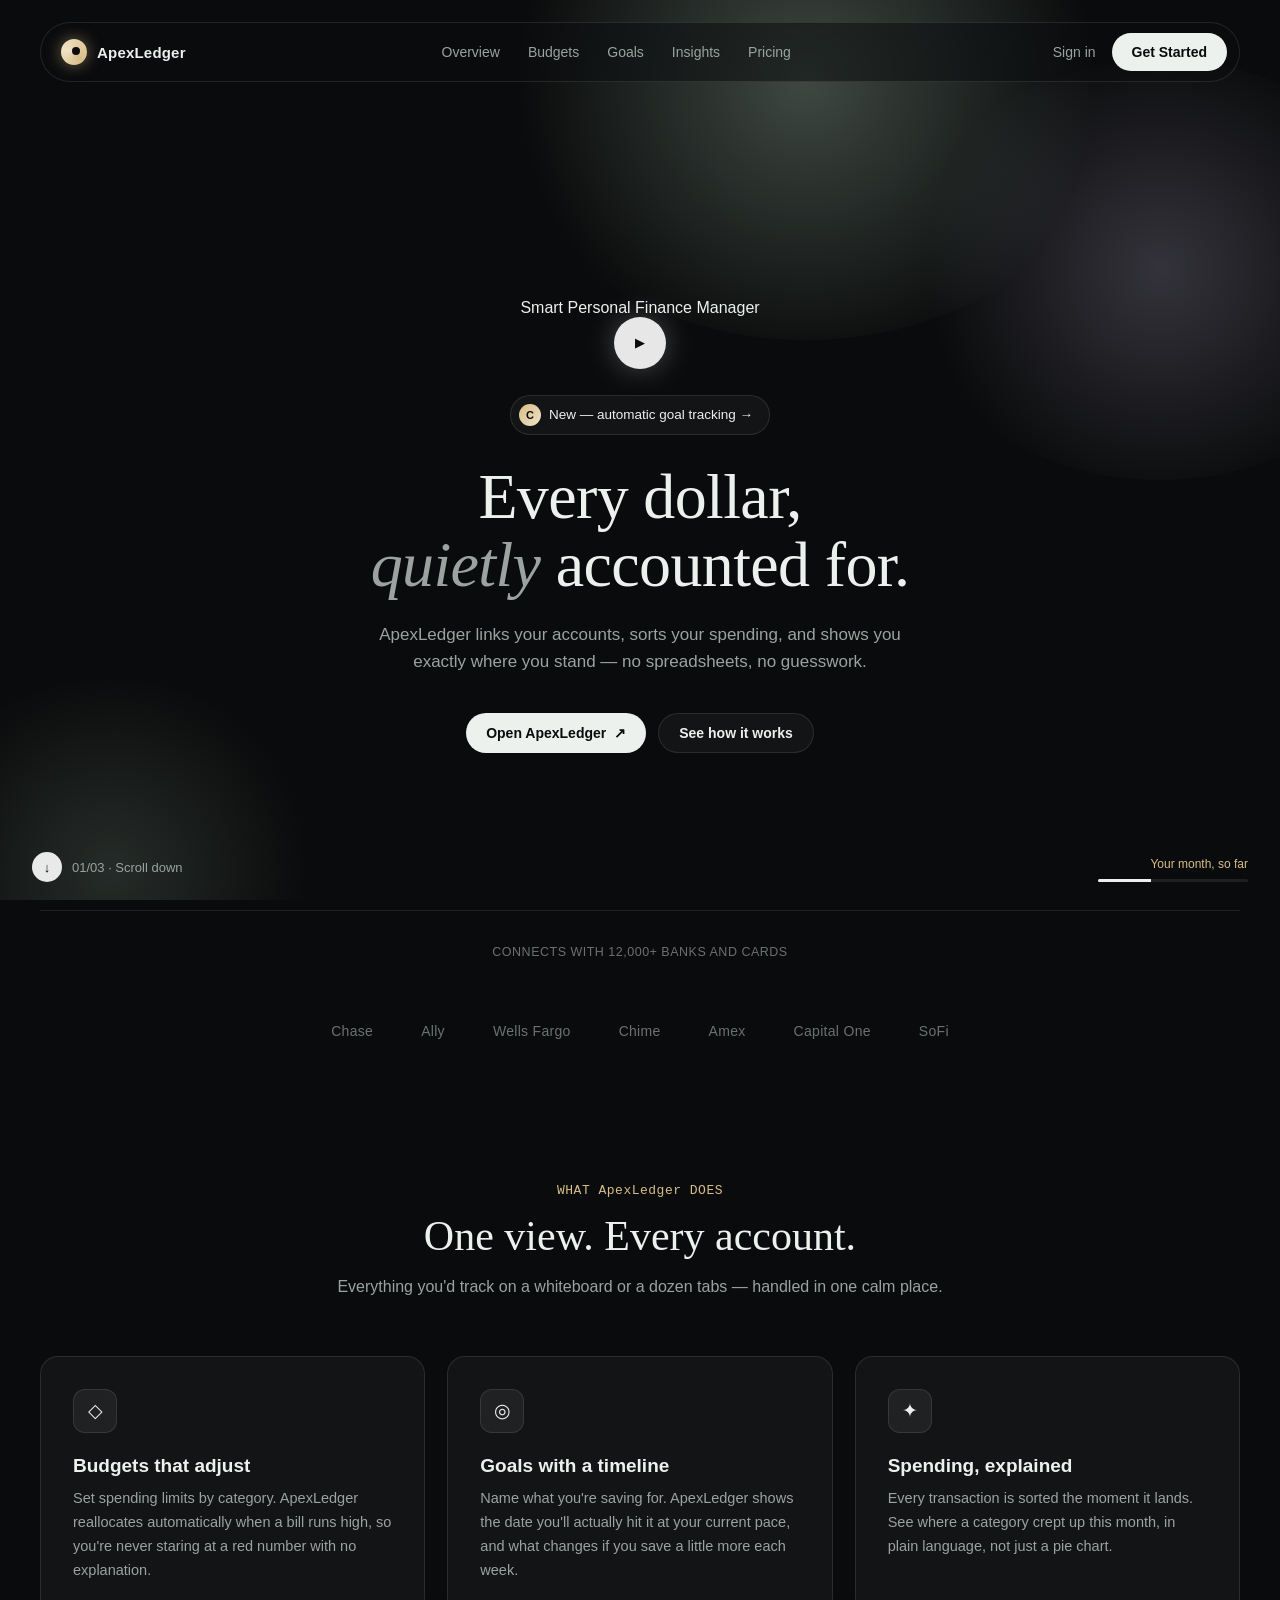
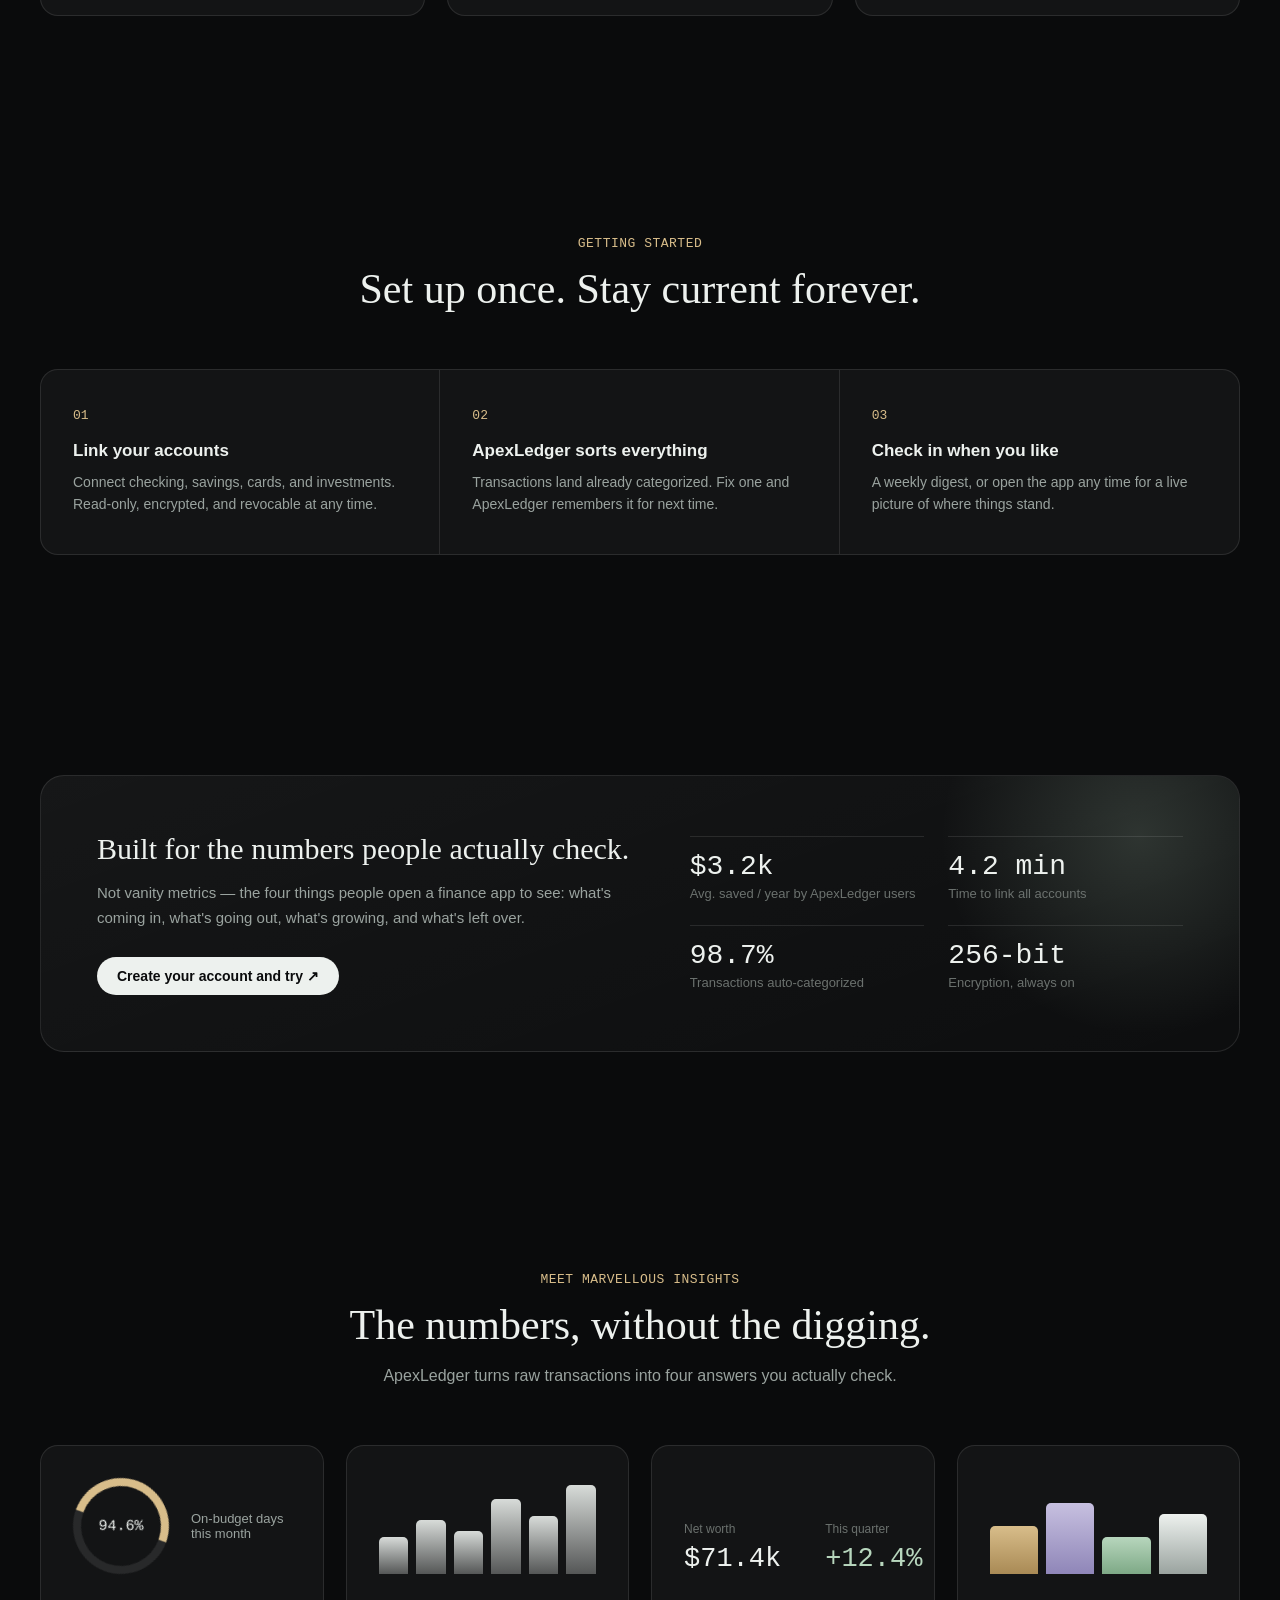
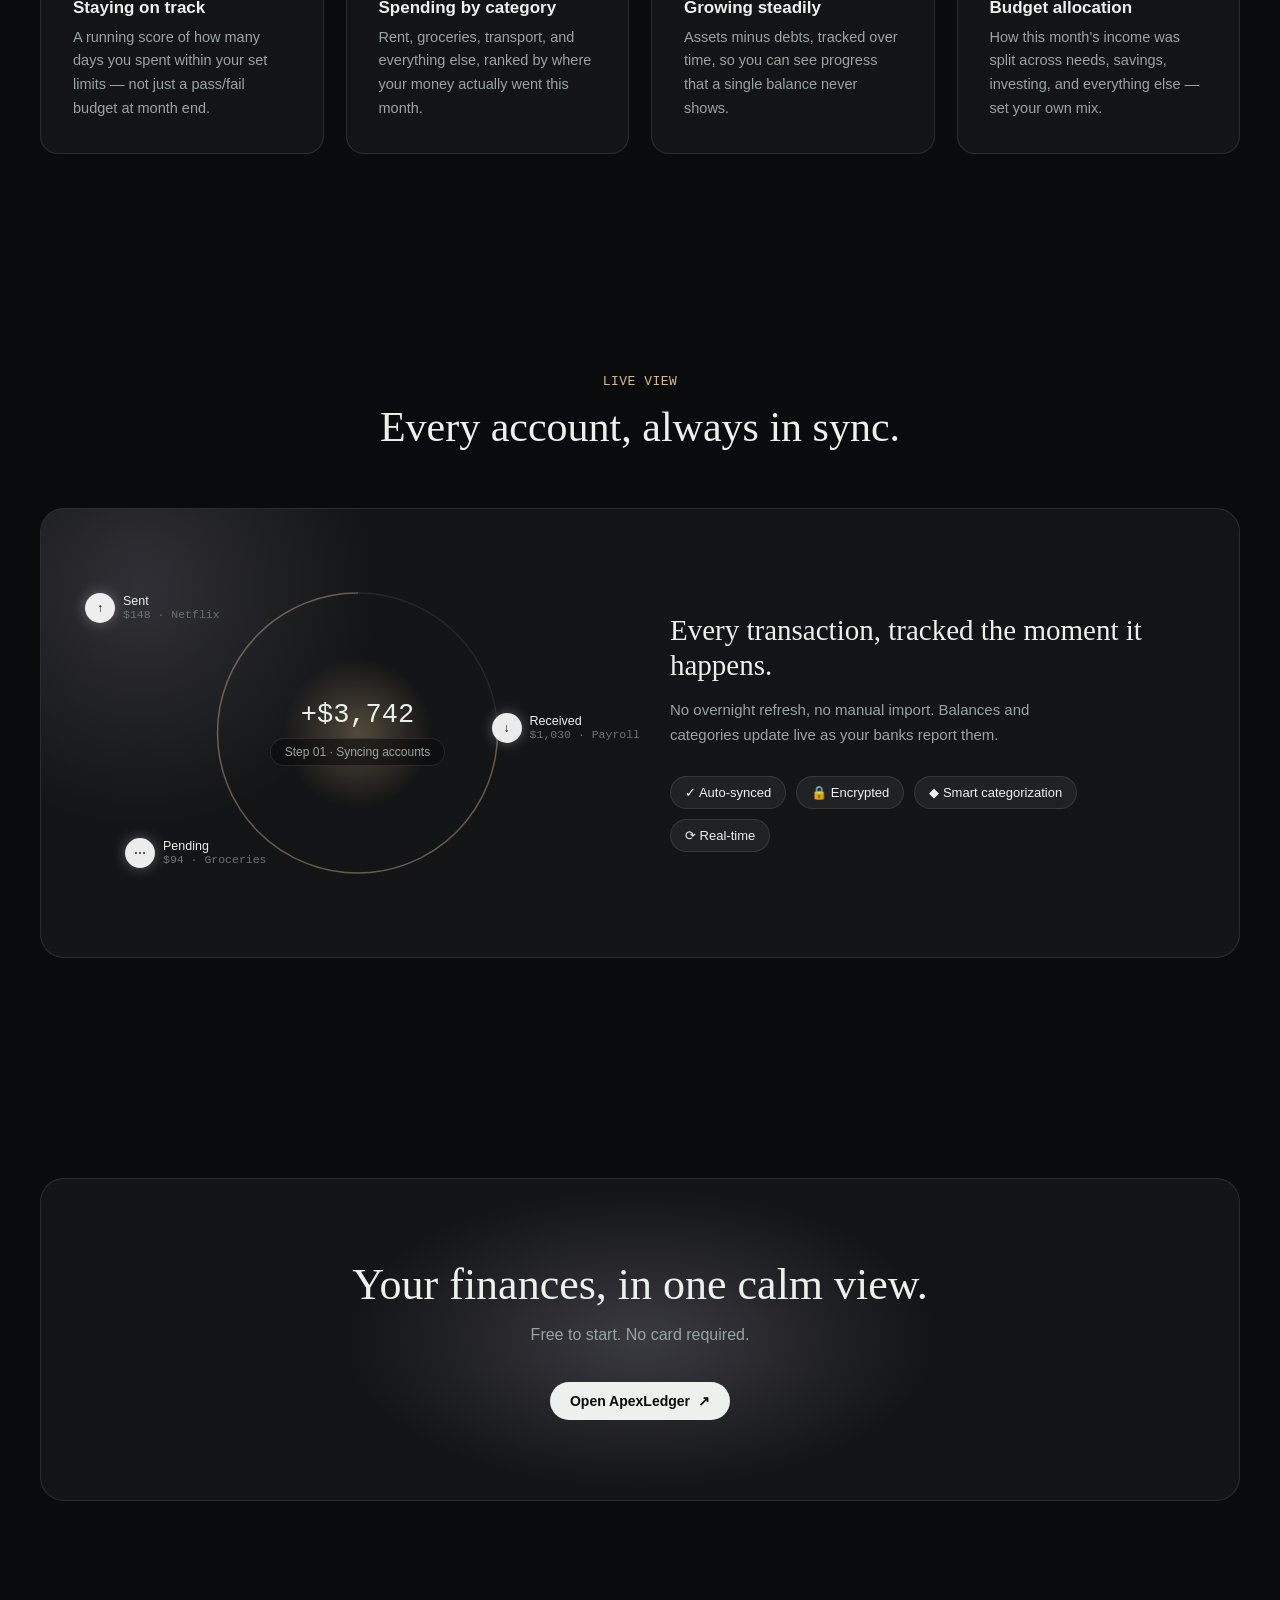
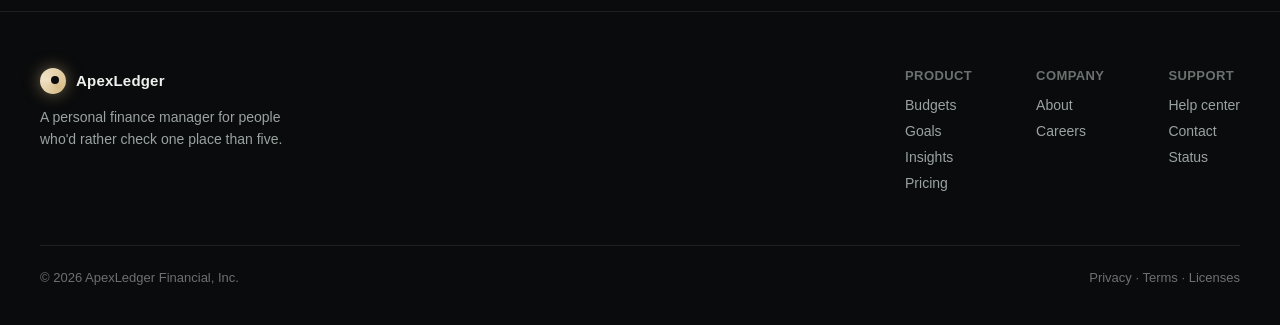
<file: public/pages/index.html>
<!DOCTYPE html>
<html lang="en">
<head>
  <meta charset="UTF-8">
  <meta name="viewport" content="width=device-width, initial-scale=1.0">
  <title>ApexLedger — Every dollar, quietly accounted for</title>
  <link rel="stylesheet" href="/CSS/index.css">
</head>
<body>

  <div class="glow">
    <div class="blob b1"></div>
    <div class="blob b2"></div>
    <div class="blob b3"></div>
  </div>

  <header>
    <div class="wrap">
      <nav class="nav">
        <div class="brand"><span class="mark"></span> ApexLedger</div>
        <div class="links">
          <a href="#overview">Overview</a>
          <a href="#features">Budgets</a>
          <a href="#how">Goals</a>
          <a href="#deep-insights">Insights</a>
          <a href="#pricing">Pricing</a>
        </div>
        <div class="actions">
          <a class="login" id="loginLink" href="login.html">Sign in</a>
          <a class="btn primary" id="signupLink" href="signup.html">Get Started</a>
        </div>
      </nav>
    </div>
  </header>

  <main>
    <section class="hero" id="overview">
      <p class="hero-eyebrow">Smart Personal Finance Manager</p>
      <button class="player" aria-label="Play demo">▶</button>
      <div class="badge"><span class="dot">C</span> New — automatic goal tracking →</div>
      <h1 class="headline">Every dollar,<br><em>quietly</em> accounted for.</h1>
      <p class="subhead">ApexLedger links your accounts, sorts your spending, and shows you exactly where you stand — no spreadsheets, no guesswork.</p>
      <div class="cta">
        <a class="btn primary" id="heroBtn" href="signup.html">Open ApexLedger <span class="arrow">↗</span></a>
        <button class="btn ghost" id="howBtn">See how it works</button>
      </div>

      <div class="indicator"><span class="icon">↓</span> 01/03 · Scroll down</div>
      <div class="tracker"><div class="label">Your month, so far</div><div class="bar"><span></span></div></div>
    </section>

    <div class="wrap">
      <div class="ticker">
        <small>Connects with 12,000+ banks and cards</small>
        <span>Chase</span><span>Ally</span><span>Wells Fargo</span><span>Chime</span><span>Amex</span><span>Capital One</span><span>SoFi</span>
      </div>
    </div>

    <section id="features">
      <div class="wrap">
        <div class="header fade">
          <div class="kicker">WHAT ApexLedger DOES</div>
          <h2>One view. Every account.</h2>
          <p>Everything you'd track on a whiteboard or a dozen tabs — handled in one calm place.</p>
        </div>
        <div class="grid fade">
          <div class="card">
            <div class="icon">◇</div>
            <h3>Budgets that adjust</h3>
            <p>Set spending limits by category. ApexLedger reallocates automatically when a bill runs high, so you're never staring at a red number with no explanation.</p>
          </div>
          <div class="card">
            <div class="icon">◎</div>
            <h3>Goals with a timeline</h3>
            <p>Name what you're saving for. ApexLedger shows the date you'll actually hit it at your current pace, and what changes if you save a little more each week.</p>
          </div>
          <div class="card">
            <div class="icon">✦</div>
            <h3>Spending, explained</h3>
            <p>Every transaction is sorted the moment it lands. See where a category crept up this month, in plain language, not just a pie chart.</p>
          </div>
        </div>
      </div>
    </section>

    <section id="how">
      <div class="wrap">
        <div class="header fade">
          <div class="kicker">GETTING STARTED</div>
          <h2>Set up once. Stay current forever.</h2>
        </div>
        <div class="steps fade">
          <div class="step">
            <div class="num">01</div>
            <h4>Link your accounts</h4>
            <p>Connect checking, savings, cards, and investments. Read-only, encrypted, and revocable at any time.</p>
          </div>
          <div class="step">
            <div class="num">02</div>
            <h4>ApexLedger sorts everything</h4>
            <p>Transactions land already categorized. Fix one and ApexLedger remembers it for next time.</p>
          </div>
          <div class="step">
            <div class="num">03</div>
            <h4>Check in when you like</h4>
            <p>A weekly digest, or open the app any time for a live picture of where things stand.</p>
          </div>
        </div>
      </div>
    </section>

    <section id="panel">
      <div class="wrap">
        <div class="panel fade">
          <div class="content">
            <h3>Built for the numbers people actually check.</h3>
            <p>Not vanity metrics — the four things people open a finance app to see: what's coming in, what's going out, what's growing, and what's left over.</p>
            <a class="btn primary" href="signup.html">Create your account and try ↗</a>
          </div>
          <div class="stats">
            <div class="stat"><div class="num">$3.2k</div><div class="label">Avg. saved / year by ApexLedger users</div></div>
            <div class="stat"><div class="num">4.2 min</div><div class="label">Time to link all accounts</div></div>
            <div class="stat"><div class="num">98.7%</div><div class="label">Transactions auto-categorized</div></div>
            <div class="stat"><div class="num">256-bit</div><div class="label">Encryption, always on</div></div>
          </div>
        </div>
      </div>
    </section>

    <section id="deep-insights">
      <div class="wrap">
        <div class="header fade">
          <div class="kicker">MEET MARVELLOUS INSIGHTS</div>
          <h2>The numbers, without the digging.</h2>
          <p>ApexLedger turns raw transactions into four answers you actually check.</p>
        </div>
        <div class="grid fade">
          <div class="card">
            <div class="ring">
              <div class="box">
                <div class="circle">
                  <div class="center"><span class="val">94.6%</span></div>
                </div>
              </div>
              <div class="label">On-budget days<br>this month</div>
            </div>
            <h4>Staying on track</h4>
            <p>A running score of how many days you spent within your set limits — not just a pass/fail budget at month end.</p>
          </div>

          <div class="card">
            <div class="bars"><span></span><span></span><span></span><span></span><span></span><span></span></div>
            <h4>Spending by category</h4>
            <p>Rent, groceries, transport, and everything else, ranked by where your money actually went this month.</p>
          </div>

          <div class="card">
            <div class="split">
              <div><div class="label">Net worth</div><div class="val">$71.4k</div></div>
              <div><div class="label">This quarter</div><div class="val positive">+12.4%</div></div>
            </div>
            <h4>Growing steadily</h4>
            <p>Assets minus debts, tracked over time, so you can see progress that a single balance never shows.</p>
          </div>

          <div class="card">
            <div class="bars palette"><span></span><span></span><span></span><span></span></div>
            <h4>Budget allocation</h4>
            <p>How this month's income was split across needs, savings, investing, and everything else — set your own mix.</p>
          </div>
        </div>
      </div>
    </section>

    <section id="wallet">
      <div class="wrap">
        <div class="header fade">
          <div class="kicker">LIVE VIEW</div>
          <h2>Every account, always in sync.</h2>
        </div>
        <div class="orbit fade">
          <div class="stage">
            <svg class="ring" viewBox="0 0 320 320">
              <circle class="bg" cx="160" cy="160" r="140"></circle>
              <circle class="fg" cx="160" cy="160" r="140"></circle>
            </svg>
            <div class="core">
              <div class="aura"></div>
              <div class="amount">+$3,742</div>
              <div class="status">Step 01 · Syncing accounts</div>
            </div>
            <div class="node"><span class="arrow">↑</span><span class="details"><span class="title">Sent</span><span class="val">$148 · Netflix</span></span></div>
            <div class="node"><span class="arrow">↓</span><span class="details"><span class="title">Received</span><span class="val">$1,030 · Payroll</span></span></div>
            <div class="node"><span class="arrow">⋯</span><span class="details"><span class="title">Pending</span><span class="val">$94 · Groceries</span></span></div>
          </div>
          <div class="summary">
            <h3>Every transaction, tracked the moment it happens.</h3>
            <p>No overnight refresh, no manual import. Balances and categories update live as your banks report them.</p>
            <div class="tags">
              <span class="tag">✓ Auto-synced</span>
              <span class="tag">🔒 Encrypted</span>
              <span class="tag">◆ Smart categorization</span>
              <span class="tag">⟳ Real-time</span>
            </div>
          </div>
        </div>
      </div>
    </section>

    <section id="pricing">
      <div class="wrap">
        <div class="banner fade">
          <h2>Your finances, in one calm view.</h2>
          <p>Free to start. No card required.</p>
          <div class="cta">
            <a class="btn primary" id="pricingBtn" href="signup.html">Open ApexLedger <span class="arrow">↗</span></a>
          </div>
        </div>
      </div>
    </section>
  </main>

  <footer>
    <div class="wrap">
      <div class="top">
        <div class="identity">
          <div class="brand"><span class="mark"></span> ApexLedger</div>
          <p>A personal finance manager for people who'd rather check one place than five.</p>
        </div>
        <div class="sitemap">
          <div class="col">
            <h5>Product</h5>
            <a href="#features">Budgets</a>
            <a href="#how">Goals</a>
            <a href="#panel">Insights</a>
            <a href="#pricing">Pricing</a>
          </div>
          <div class="col">
            <h5>Company</h5>
            <a href="#">About</a>
            <a href="#">Careers</a>
          </div>
          <div class="col">
            <h5>Support</h5>
            <a href="#">Help center</a>
            <a href="#">Contact</a>
            <a href="#">Status</a>
          </div>
        </div>
      </div>
      <div class="bottom">
        <span>© 2026 ApexLedger Financial, Inc.</span>
        <span>Privacy · Terms · Licenses</span>
      </div>
    </div>
  </footer>

  <script src="/JS/auth.js"></script>
  <script src="/JS/index.js"></script>
  
</body>
</html>
</file>
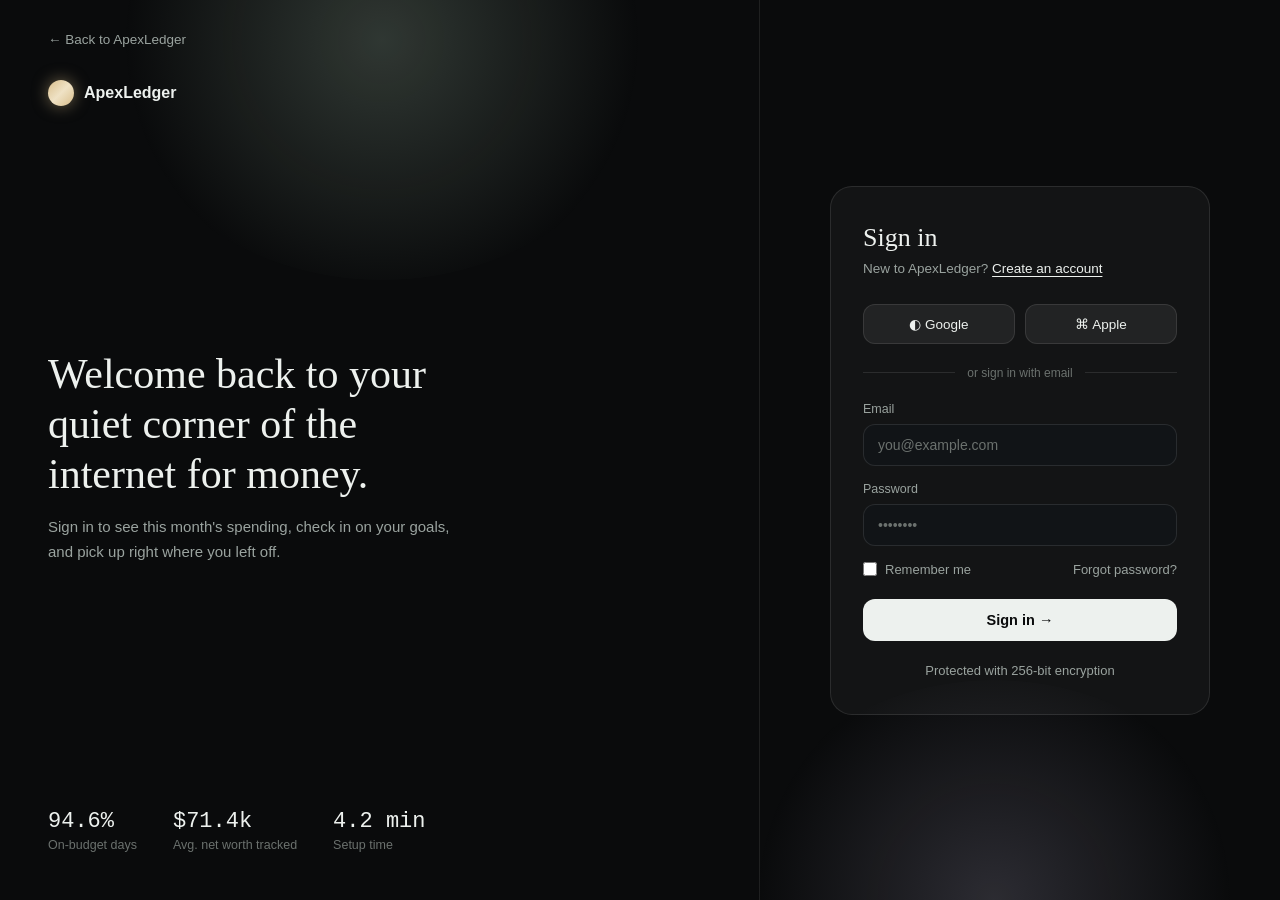
<file: login.html>
<!DOCTYPE html>
<html lang="en">
<head>
<meta charset="UTF-8">
<meta name="viewport" content="width=device-width, initial-scale=1.0">
<title>Sign in — ApexLedger</title>
<link rel="stylesheet" href="CSS/login.css">
</head>

<body>

<div class="glow">
  <div class="blob b1"></div>
  <div class="blob b2"></div>
</div>

<a class="back" href="index.html">
  ← Back to ApexLedger
</a>

<section class="brand-panel">

  <a class="brand" href="index.html">
    <span class="mark"></span>
    ApexLedger
  </a>

  <div class="copy">
    <h1>Welcome back to your quiet corner of the internet for money.</h1>
    <p>
      Sign in to see this month's spending, check in on your goals,
      and pick up right where you left off.
    </p>
  </div>

  <div class="stats">
    <div class="s">
      <div class="num">94.6%</div>
      <div class="lbl">On-budget days</div>
    </div>

    <div class="s">
      <div class="num">$71.4k</div>
      <div class="lbl">Avg. net worth tracked</div>
    </div>

    <div class="s">
      <div class="num">4.2 min</div>
      <div class="lbl">Setup time</div>
    </div>
  </div>

</section>

<section class="form-panel">

  <div class="card">

    <div class="head">
      <h2>Sign in</h2>
      <p>
        New to ApexLedger?
        <a href="signup.html">Create an account</a>
      </p>
    </div>

    <div class="error" id="err" style="display:none;"></div>

    <div class="oauth">
      <button class="oauth-btn" type="button">◐ Google</button>
      <button class="oauth-btn" type="button">⌘ Apple</button>
    </div>

    <div class="divider">
      or sign in with email
    </div>

    <form id="loginForm">

      <div class="field">
        <label for="email">Email</label>
        <input
          id="email"
          type="email"
          placeholder="you@example.com"
          required
        >
      </div>

      <div class="field">
        <label for="password">Password</label>
        <input
          id="password"
          type="password"
          placeholder="••••••••"
          required
        >
      </div>

      <div class="row">
        <label class="remember">
          <input id="remember" type="checkbox">
          Remember me
        </label>

        <a href="#" id="forgot">
          Forgot password?
        </a>
      </div>

      <button class="submit" type="submit">
        Sign in →
      </button>

    </form>

    <div class="foot">
      Protected with 256-bit encryption
    </div>

  </div>

</section>

<script src="JS/auth.js"></script>
<script src="JS/login.js"></script>

</body>
</html>
</file>
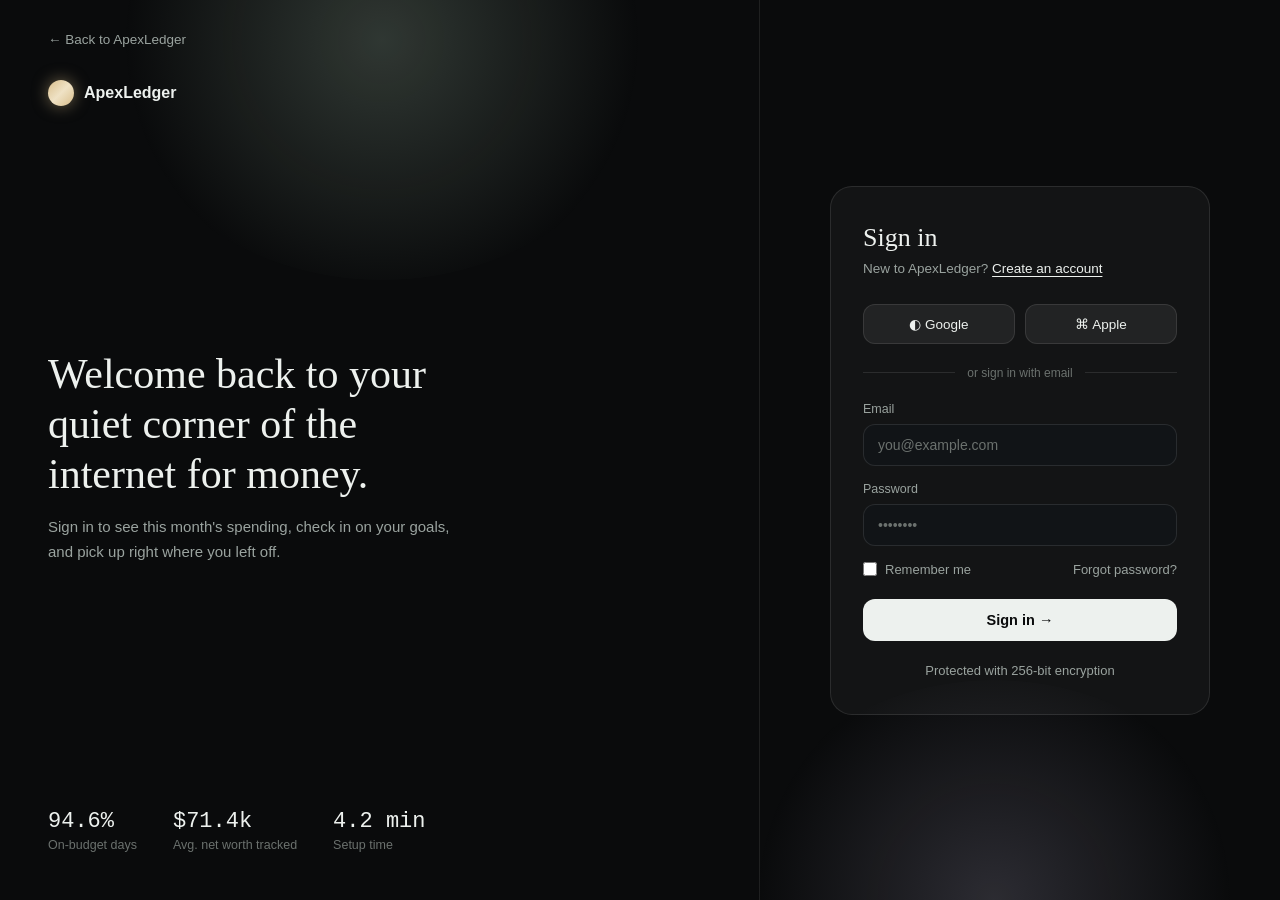
<file: profile.html>
<!DOCTYPE html>
<html lang="en">
<head>
<meta charset="UTF-8">
<meta name="viewport" content="width=device-width, initial-scale=1.0">
<title>Your profile — ApexLedger</title>
<link rel="stylesheet" href="CSS/profile.css">
</head>
<body>

<div class="glow">
  <div class="blob blob-1"></div>
  <div class="blob blob-2"></div>
</div>

<div class="wrapper">

  <div class="topbar">
    <a class="back" href="dashboard.html">← Back to dashboard</a>
    <div class="brand"><span class="mark"></span> ApexLedger</div>
  </div>

  <h1>Your profile</h1>
  <p class="sub">Update your info, change your password, or manage your account.</p>

  <div class="card">
    <h2>Profile information</h2>
    <div class="card-sub">Your name and email address.</div>

    <div class="notice" id="profile-notice"></div>

    <form id="profile-form">
      <div class="row">
        <div class="field">
          <label for="pfname">First name</label>
          <input id="pfname" type="text" required>
        </div>
        <div class="field">
          <label for="plname">Last name</label>
          <input id="plname" type="text" required>
        </div>
      </div>
      <div class="field">
        <label for="pemail">Email</label>
        <input id="pemail" type="email" required>
      </div>
      <button class="btn btn-light" type="submit">Save changes</button>
    </form>
  </div>

  <div class="card">
    <h2>Change password</h2>
    <div class="card-sub">Choose a new password of at least 6 characters.</div>

    <div class="notice" id="password-notice"></div>

    <form id="password-form">
      <div class="field">
        <label for="current-password">Current password</label>
        <input id="current-password" type="password" placeholder="••••••••" required>
      </div>
      <div class="field">
        <label for="new-password">New password</label>
        <input id="new-password" type="password" placeholder="••••••••" required>
      </div>
      <div class="field">
        <label for="confirm-password">Confirm new password</label>
        <input id="confirm-password" type="password" placeholder="••••••••" required>
      </div>
      <button class="btn btn-light" type="submit">Update password</button>
    </form>
  </div>

  <div class="card danger-zone">
    <h2>Danger zone</h2>
    <div class="card-sub">Permanently delete your account and all of its data. This can't be undone.</div>
    <button class="btn btn-danger" id="delete-account-btn" type="button">Delete account</button>
  </div>

</div>

<script src="JS/auth.js"></script>
<script src="JS/profile.js"></script>

</body>
</html>
</file>
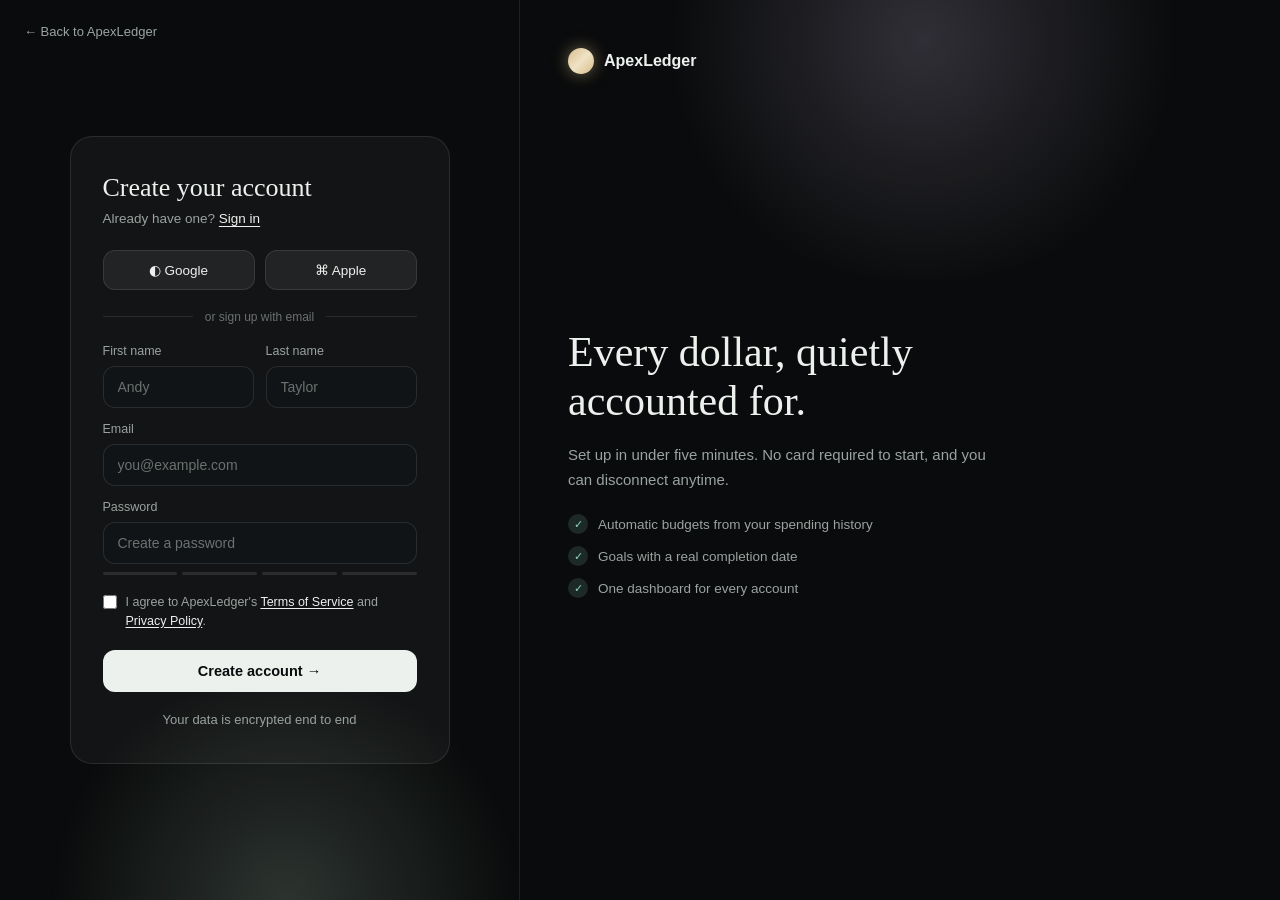
<file: signup.html>
<!DOCTYPE html>
<html lang="en">
<head>
<meta charset="UTF-8">
<meta name="viewport" content="width=device-width, initial-scale=1.0">
<title>Create your account — ApexLedger</title>
<link rel="stylesheet" href="CSS/signup.css">
</head>

<body>

<div class="glow">
  <div class="blob b1"></div>
  <div class="blob b2"></div>
</div>

<a class="back" href="index.html">← Back to ApexLedger</a>

<section class="panel">
  <div class="card">
    <div class="head">
      <h2>Create your account</h2>
      <p>Already have one? <a href="login.html">Sign in</a></p>
    </div>

    <div class="err" id="err" style="display:none;"></div>

    <div class="oauth">
      <button class="social" type="button">◐ Google</button>
      <button class="social" type="button">⌘ Apple</button>
    </div>

    <div class="divider">or sign up with email</div>

    <form id="signupForm">
      <div class="row">
        <div class="field">
          <label for="fname">First name</label>
          <input id="fname" type="text" placeholder="Andy" required>
        </div>
        <div class="field">
          <label for="lname">Last name</label>
          <input id="lname" type="text" placeholder="Taylor" required>
        </div>
      </div>

      <div class="field">
        <label for="email">Email</label>
        <input id="email" type="email" placeholder="you@example.com" required>
      </div>

      <div class="field">
        <label for="pass">Password</label>
        <input id="pass" type="password" placeholder="Create a password" required>
        <div class="strength">
          <span></span> <span></span> <span></span> <span></span>
        </div>
      </div>

      <div class="terms">
        <input id="terms" type="checkbox" required>
        <span>I agree to ApexLedger's <a href="#">Terms of Service</a> and <a href="#">Privacy Policy</a>.</span>
      </div>

      <button class="submit" type="submit">Create account →</button>
    </form>

    <div class="foot">Your data is encrypted end to end</div>
  </div>
</section>

<section class="brand">
  <a class="logo" href="index.html">
    <span class="mark"></span> ApexLedger
  </a>

  <div class="copy">
    <h1>Every dollar, quietly accounted for.</h1>
    <p>Set up in under five minutes. No card required to start, and you can disconnect anytime.</p>

    <div class="checklist">
      <div class="item"><span class="tick">✓</span> Automatic budgets from your spending history</div>
      <div class="item"><span class="tick">✓</span> Goals with a real completion date</div>
      <div class="item"><span class="tick">✓</span> One dashboard for every account</div>
    </div>
  </div>

  <div></div>
</section>

<script src="JS/auth.js"></script>
<script src="JS/signup.js"></script>

</body>
</html>
</file>
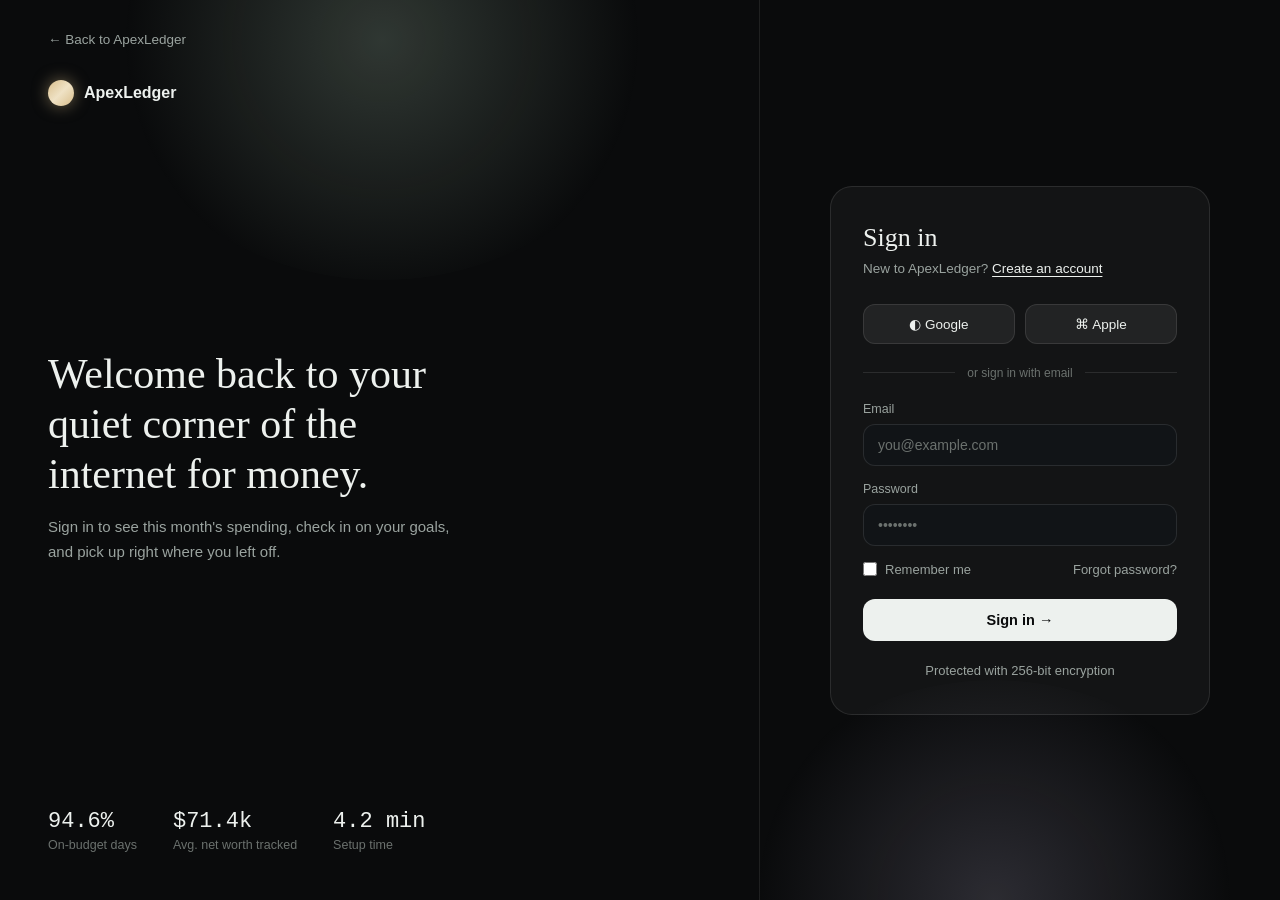
<file: public/pages/login.html>
<!DOCTYPE html>
<html lang="en">
<head>
<meta charset="UTF-8">
<meta name="viewport" content="width=device-width, initial-scale=1.0">
<title>Sign in — ApexLedger</title>
<link rel="stylesheet" href="/CSS/login.css">
</head>

<body>

<div class="glow">
  <div class="blob b1"></div>
  <div class="blob b2"></div>
</div>

<a class="back" href="index.html">
  ← Back to ApexLedger
</a>

<section class="brand-panel">

  <a class="brand" href="index.html">
    <span class="mark"></span>
    ApexLedger
  </a>

  <div class="copy">
    <h1>Welcome back to your quiet corner of the internet for money.</h1>
    <p>
      Sign in to see this month's spending, check in on your goals,
      and pick up right where you left off.
    </p>
  </div>

  <div class="stats">
    <div class="s">
      <div class="num">94.6%</div>
      <div class="lbl">On-budget days</div>
    </div>

    <div class="s">
      <div class="num">$71.4k</div>
      <div class="lbl">Avg. net worth tracked</div>
    </div>

    <div class="s">
      <div class="num">4.2 min</div>
      <div class="lbl">Setup time</div>
    </div>
  </div>

</section>

<section class="form-panel">

  <div class="card">

    <div class="head">
      <h2>Sign in</h2>
      <p>
        New to ApexLedger?
        <a href="signup.html">Create an account</a>
      </p>
    </div>

    <div class="error" id="err" style="display:none;"></div>

    <div class="oauth">
      <button class="oauth-btn" type="button">◐ Google</button>
      <button class="oauth-btn" type="button">⌘ Apple</button>
    </div>

    <div class="divider">
      or sign in with email
    </div>

    <form id="loginForm">

      <div class="field">
        <label for="email">Email</label>
        <input
          id="email"
          type="email"
          placeholder="you@example.com"
          required
        >
      </div>

      <div class="field">
        <label for="password">Password</label>
        <input
          id="password"
          type="password"
          placeholder="••••••••"
          required
        >
      </div>

      <div class="row">
        <label class="remember">
          <input id="remember" type="checkbox">
          Remember me
        </label>

        <a href="#" id="forgot">
          Forgot password?
        </a>
      </div>

      <button class="submit" type="submit">
        Sign in →
      </button>

    </form>

    <div class="foot">
      Protected with 256-bit encryption
    </div>

  </div>

</section>

<script src="/JS/auth.js"></script>
<script src="/JS/login.js"></script>

</body>
</html>
</file>
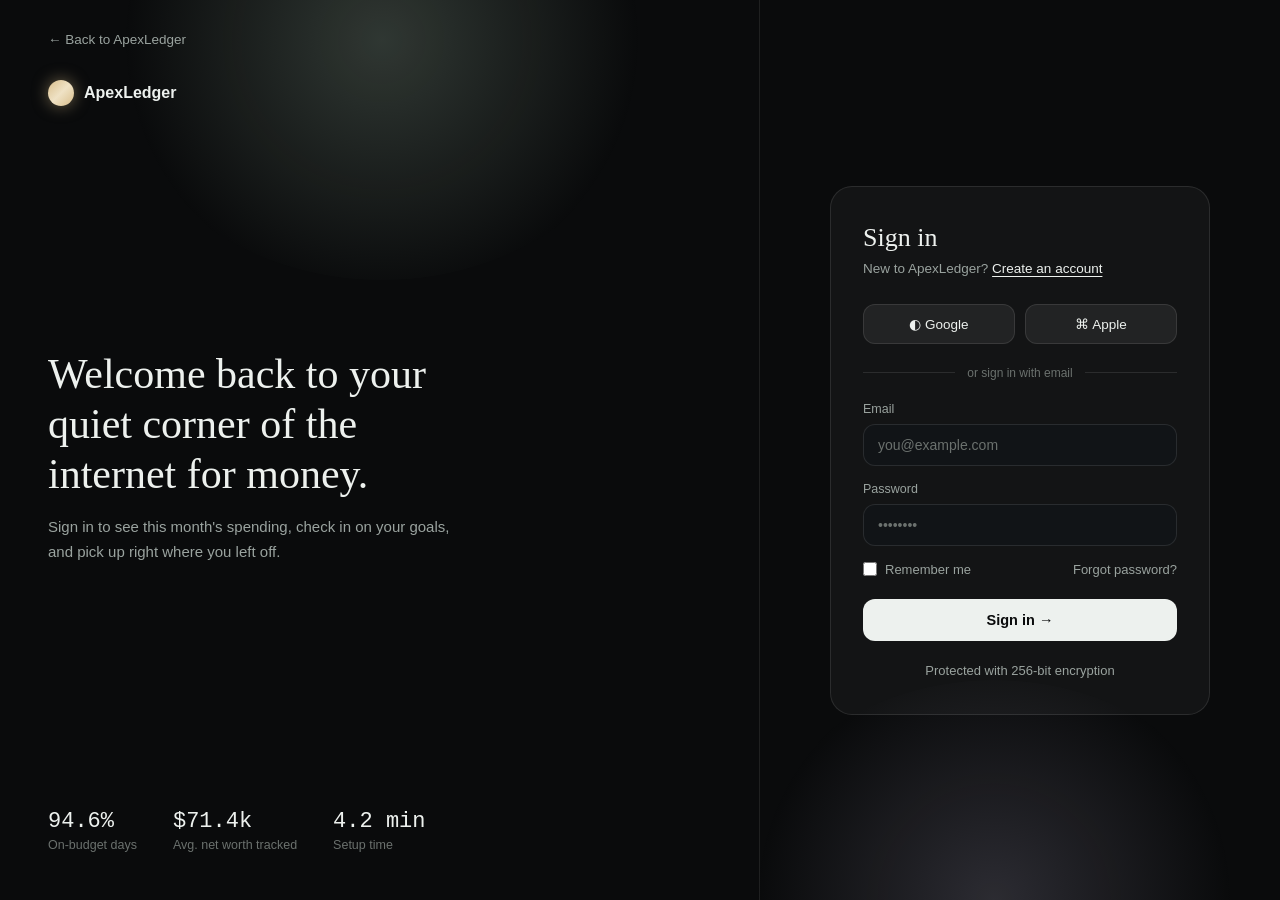
<file: public/pages/profile.html>
<!DOCTYPE html>
<html lang="en">
<head>
<meta charset="UTF-8">
<meta name="viewport" content="width=device-width, initial-scale=1.0">
<title>Your profile — ApexLedger</title>
<link rel="stylesheet" href="/CSS/profile.css">
</head>
<body>

<div class="glow">
  <div class="blob blob-1"></div>
  <div class="blob blob-2"></div>
</div>

<div class="wrapper">

  <div class="topbar">
    <a class="back" href="dashboard.html">← Back to dashboard</a>
    <div class="brand"><span class="mark"></span> ApexLedger</div>
  </div>

  <h1>Your profile</h1>
  <p class="sub">Update your info, change your password, or manage your account.</p>

  <div class="card">
    <h2>Profile information</h2>
    <div class="card-sub">Your name and email address.</div>

    <div class="notice" id="profile-notice"></div>

    <form id="profile-form">
      <div class="row">
        <div class="field">
          <label for="pfname">First name</label>
          <input id="pfname" type="text" required>
        </div>
        <div class="field">
          <label for="plname">Last name</label>
          <input id="plname" type="text" required>
        </div>
      </div>
      <div class="field">
        <label for="pemail">Email</label>
        <input id="pemail" type="email" required>
      </div>
      <button class="btn btn-light" type="submit">Save changes</button>
    </form>
  </div>

  <div class="card">
    <h2>Change password</h2>
    <div class="card-sub">Choose a new password of at least 6 characters.</div>

    <div class="notice" id="password-notice"></div>

    <form id="password-form">
      <div class="field">
        <label for="current-password">Current password</label>
        <input id="current-password" type="password" placeholder="••••••••" required>
      </div>
      <div class="field">
        <label for="new-password">New password</label>
        <input id="new-password" type="password" placeholder="••••••••" required>
      </div>
      <div class="field">
        <label for="confirm-password">Confirm new password</label>
        <input id="confirm-password" type="password" placeholder="••••••••" required>
      </div>
      <button class="btn btn-light" type="submit">Update password</button>
    </form>
  </div>

  <div class="card danger-zone">
    <h2>Danger zone</h2>
    <div class="card-sub">Permanently delete your account and all of its data. This can't be undone.</div>
    <button class="btn btn-danger" id="delete-account-btn" type="button">Delete account</button>
  </div>

</div>

<script src="/JS/auth.js"></script>
<script src="/JS/profile.js"></script>

</body>
</html>
</file>
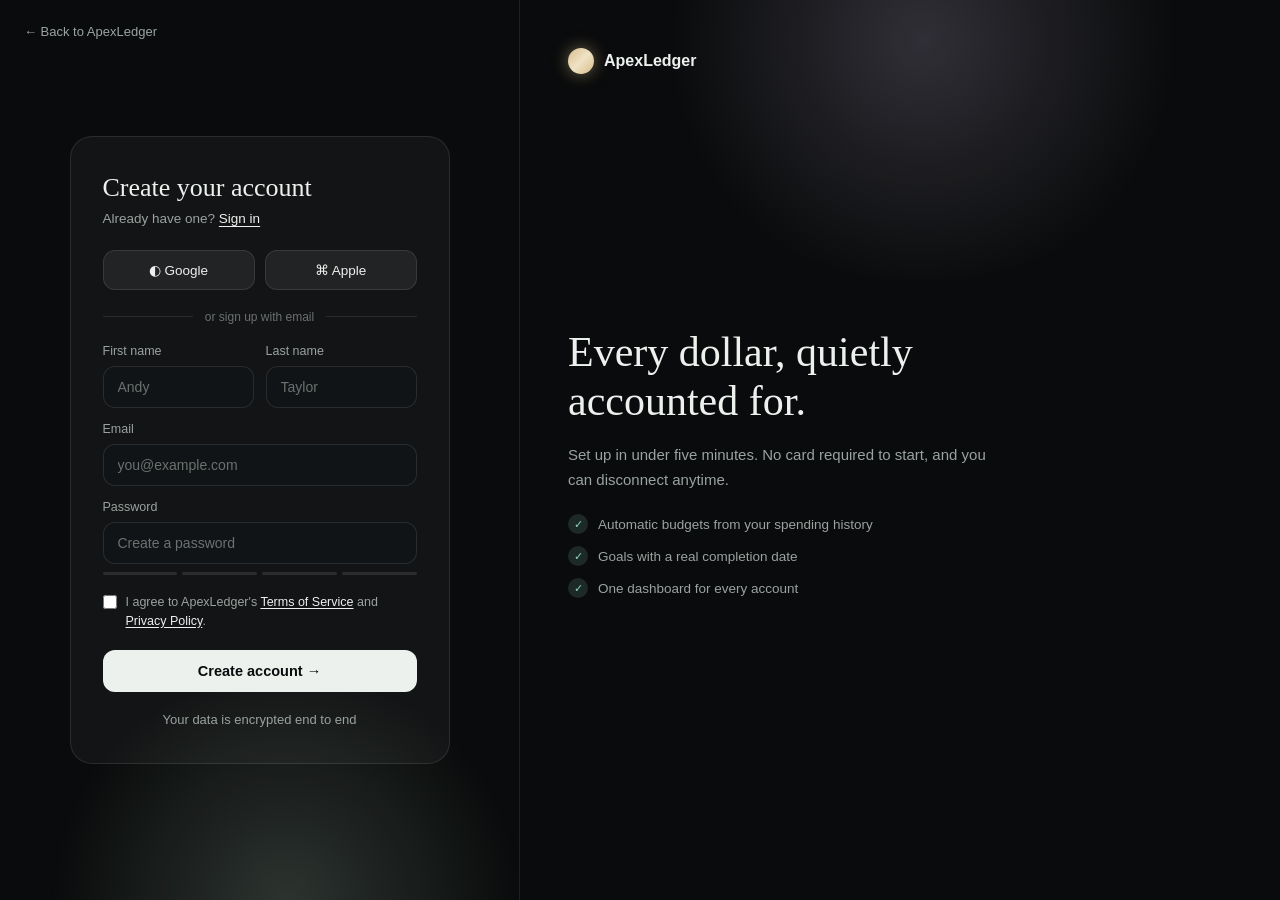
<file: public/pages/signup.html>
<!DOCTYPE html>
<html lang="en">
<head>
<meta charset="UTF-8">
<meta name="viewport" content="width=device-width, initial-scale=1.0">
<title>Create your account — ApexLedger</title>
<link rel="stylesheet" href="/CSS/signup.css">
</head>

<body>

<div class="glow">
  <div class="blob b1"></div>
  <div class="blob b2"></div>
</div>

<a class="back" href="index.html">← Back to ApexLedger</a>

<section class="panel">
  <div class="card">
    <div class="head">
      <h2>Create your account</h2>
      <p>Already have one? <a href="login.html">Sign in</a></p>
    </div>

    <div class="err" id="err" style="display:none;"></div>

    <div class="oauth">
      <button class="social" type="button">◐ Google</button>
      <button class="social" type="button">⌘ Apple</button>
    </div>

    <div class="divider">or sign up with email</div>

    <form id="signupForm">
      <div class="row">
        <div class="field">
          <label for="fname">First name</label>
          <input id="fname" type="text" placeholder="Andy" required>
        </div>
        <div class="field">
          <label for="lname">Last name</label>
          <input id="lname" type="text" placeholder="Taylor" required>
        </div>
      </div>

      <div class="field">
        <label for="email">Email</label>
        <input id="email" type="email" placeholder="you@example.com" required>
      </div>

      <div class="field">
        <label for="pass">Password</label>
        <input id="pass" type="password" placeholder="Create a password" required>
        <div class="strength">
          <span></span> <span></span> <span></span> <span></span>
        </div>
      </div>

      <div class="terms">
        <input id="terms" type="checkbox" required>
        <span>I agree to ApexLedger's <a href="#">Terms of Service</a> and <a href="#">Privacy Policy</a>.</span>
      </div>

      <button class="submit" type="submit">Create account →</button>
    </form>

    <div class="foot">Your data is encrypted end to end</div>
  </div>
</section>

<section class="brand">
  <a class="logo" href="index.html">
    <span class="mark"></span> ApexLedger
  </a>

  <div class="copy">
    <h1>Every dollar, quietly accounted for.</h1>
    <p>Set up in under five minutes. No card required to start, and you can disconnect anytime.</p>

    <div class="checklist">
      <div class="item"><span class="tick">✓</span> Automatic budgets from your spending history</div>
      <div class="item"><span class="tick">✓</span> Goals with a real completion date</div>
      <div class="item"><span class="tick">✓</span> One dashboard for every account</div>
    </div>
  </div>

  <div></div>
</section>

<script src="/JS/auth.js"></script>
<script src="/JS/signup.js"></script>

</body>
</html>
</file>
<file: CSS/index.css>
* {
  margin: 0;
  padding: 0;
  box-sizing: border-box;
}

html {
  scroll-behavior: smooth;
}

body {
  background: #0a0b0c;
  color: #edf1ee;
  font-family: Arial, sans-serif;
  overflow-x: hidden;
}

::selection {
  background: rgba(216, 189, 138, 0.3);
  color: #fff;
}

.mono {
  font-family: 'Courier New', monospace;
}

.glow {
  position: absolute;
  inset: 0;
  overflow: hidden;
  pointer-events: none;
  z-index: 0;
}

.blob {
  position: absolute;
  border-radius: 50%;
  animation: drift 22s ease-in-out infinite alternate;
}

.b1 {
  width: 640px;
  height: 520px;
  top: -180px;
  left: 38%;
  background: radial-gradient(circle, rgba(183, 214, 189, 0.30), transparent 70%);
}

.b2 {
  width: 520px;
  height: 420px;
  top: 60px;
  right: -140px;
  background: radial-gradient(circle, rgba(199, 192, 224, 0.22), transparent 70%);
  animation-delay: -6s;
}

.b3 {
  width: 420px;
  height: 380px;
  bottom: -160px;
  left: -100px;
  background: radial-gradient(circle, rgba(183, 214, 189, 0.16), transparent 70%);
  animation-delay: -12s;
}

@keyframes drift {
  0% { transform: translate(0, 0) scale(1); }
  100% { transform: translate(30px, 40px) scale(1.08); }
}

.wrap {
  max-width: 1440px;
  margin: 0 auto;
  padding: 0 40px;
  position: relative;
  z-index: 2;
}

header {
  position: sticky;
  top: 0;
  z-index: 50;
  padding: 22px 0 0;
}

.nav {
  display: flex;
  align-items: center;
  justify-content: space-between;
  background: rgba(12, 13, 15, 0.55);
  border: 1px solid rgba(255, 255, 255, 0.1);
  border-radius: 100px;
  padding: 10px 12px 10px 20px;
}

.brand {
  display: flex;
  align-items: center;
  gap: 10px;
  font-weight: 600;
  letter-spacing: 0.2px;
  font-size: 15px;
}

.mark {
  width: 26px;
  height: 26px;
  border-radius: 50%;
  background: conic-gradient(from 140deg, #d8bd8a, #efe2c5 40%, #d8bd8a);
  box-shadow: 0 0 16px rgba(216, 189, 138, 0.5);
  position: relative;
  display: grid;
  place-items: center;
}

.mark::after {
  content: "";
  width: 8px;
  height: 8px;
  background: #0a0b0c;
  border-radius: 50%;
  transform: translate(2px, -1px);
}

.links {
  display: flex;
  align-items: center;
  gap: 28px;
}

.links a {
  color: #9aa39f;
  text-decoration: none;
  font-size: 14px;
  font-weight: 500;
  transition: color .2s ease;
}

.links a:hover {
  color: #edf1ee;
}

.links a:focus-visible {
  outline: 2px solid #d8bd8a;
  outline-offset: 4px;
  border-radius: 4px;
}

.actions {
  display: flex;
  align-items: center;
  gap: 10px;
}

.icon-badge {
  width: 24px;
  height: 24px;
  border-radius: 50%;
  background: rgba(255, 255, 255, 0.06);
  display: grid;
  place-items: center;
  border: 1px solid rgba(255, 255, 255, 0.1);
}

.login {
  color: #9aa39f;
  text-decoration: none;
  font-size: 14px;
  padding: 10px 6px;
}

.login:focus-visible {
  outline: 2px solid #d8bd8a;
  outline-offset: 2px;
}

.btn {
  border: none;
  cursor: pointer;
  font-family: inherit;
  font-weight: 600;
  font-size: 14px;
  border-radius: 100px;
  padding: 11px 20px;
  display: inline-flex;
  align-items: center;
  gap: 8px;
  text-decoration: none;
  transition: transform .25s ease, box-shadow .25s ease, background .25s ease;
}

.btn:focus-visible {
  outline: 2px solid #d8bd8a;
  outline-offset: 3px;
}

.btn.primary {
  background: #edf1ee;
  color: #0a0b0c;
}

.btn.primary:hover {
  transform: translateY(-3px);
  box-shadow: 0 10px 25px rgba(0, 0, 0, .18);
}

.btn.ghost {
  background: rgba(255, 255, 255, 0.04);
  color: #edf1ee;
  border: 1px solid rgba(255, 255, 255, 0.1);
}

.btn.ghost:hover {
  background: rgba(255, 255, 255, 0.06);
  transform: translateY(-3px);
  box-shadow: 0 10px 25px rgba(0, 0, 0, .18);
}

.btn:active {
  transform: translateY(0) scale(.97);
}

.hero {
  position: relative;
  min-height: 92vh;
  display: flex;
  flex-direction: column;
  align-items: center;
  justify-content: center;
  text-align: center;
  padding: 120px 20px 60px;
  animation: heroFadeUp 1s ease-out;
}

.player {
  width: 52px;
  height: 52px;
  border-radius: 50%;
  background: rgba(255, 255, 255, 0.9);
  color: #0a0b0c;
  display: grid;
  place-items: center;
  cursor: pointer;
  border: none;
  margin-bottom: 26px;
  box-shadow: 0 0 30px rgba(255, 255, 255, 0.25);
}

.badge {
  display: inline-flex;
  align-items: center;
  gap: 8px;
  border: 1px solid rgba(255, 255, 255, 0.1);
  background: rgba(255, 255, 255, 0.04);
  padding: 8px 16px 8px 8px;
  border-radius: 100px;
  font-size: 13.5px;
  color: #edf1ee;
  margin-bottom: 28px;
}

.badge .dot {
  width: 22px;
  height: 22px;
  border-radius: 50%;
  background: linear-gradient(135deg, #d8bd8a, #efe2c5);
  display: grid;
  place-items: center;
  font-size: 11px;
  color: #0a0b0c;
  font-weight: 700;
}

h1.headline {
  font-family: Georgia, serif;
  font-weight: 440;
  font-size: 64px;
  line-height: 1.06;
  letter-spacing: -0.01em;
  max-width: 900px;
  color: #edf1ee;
}

h1.headline em {
  font-style: italic;
  color: #9aa39f;
  font-weight: 340;
}

.subhead {
  margin-top: 22px;
  max-width: 560px;
  font-size: 17px;
  line-height: 1.6;
  color: #9aa39f;
}

.cta {
  display: flex;
  gap: 12px;
  margin-top: 38px;
  flex-wrap: wrap;
  justify-content: center;
}

.indicator {
  position: absolute;
  left: 32px;
  bottom: 28px;
  z-index: 3;
  display: flex;
  align-items: center;
  gap: 10px;
  color: #9aa39f;
  font-size: 13px;
}

.indicator .icon {
  width: 30px;
  height: 30px;
  border-radius: 50%;
  background: rgba(255, 255, 255, 0.9);
  color: #0a0b0c;
  display: grid;
  place-items: center;
  font-size: 13px;
}

.tracker {
  position: absolute;
  right: 32px;
  bottom: 28px;
  z-index: 3;
  text-align: right;
}

.tracker .label {
  font-size: 12px;
  color: #d8bd8a;
  margin-bottom: 8px;
}

.bar {
  width: 150px;
  height: 3px;
  background: rgba(238, 241, 238, 0.09);
  border-radius: 4px;
  overflow: hidden;
}

.bar span {
  display: block;
  width: 35%;
  height: 100%;
  background: #edf1ee;
}

.ticker {
  border-top: 1px solid rgba(238, 241, 238, 0.09);
  padding: 34px 0;
  display: flex;
  align-items: center;
  justify-content: center;
  gap: 48px;
  flex-wrap: wrap;
  color: #6b716e;
  font-size: 14px;
}

.ticker span {
  font-weight: 500;
  letter-spacing: 0.3px;
}

.ticker small {
  display: block;
  text-align: center;
  width: 100%;
  color: #6b716e;
  font-size: 12.5px;
  margin-bottom: 16px;
  letter-spacing: 0.5px;
  text-transform: uppercase;
}

section {
  position: relative;
  padding: 110px 0;
  z-index: 2;
}

.header {
  max-width: 640px;
  margin: 0 auto 56px;
  text-align: center;
}

.header .kicker {
  font-size: 13px;
  color: #d8bd8a;
  font-family: 'Courier New', monospace;
  letter-spacing: 0.5px;
  margin-bottom: 14px;
}

.header h2 {
  font-family: Georgia, serif;
  font-weight: 440;
  font-size: 42px;
  line-height: 1.15;
  color: #edf1ee;
}

.header p {
  margin-top: 14px;
  color: #9aa39f;
  font-size: 16px;
  line-height: 1.6;
}

.grid {
  display: flex;
  gap: 22px;
  flex-wrap: wrap;
}

.grid .card {
  flex: 1 1 280px;
}

.card {
  background: rgba(255, 255, 255, 0.04);
  border: 1px solid rgba(255, 255, 255, 0.1);
  border-radius: 18px;
  padding: 32px;
  position: relative;
  overflow: hidden;
  transition: transform .3s ease, border-color .3s ease, box-shadow .3s ease, background .25s ease;
}

.card:hover {
  transform: translateY(-8px);
  border-color: rgba(255, 255, 255, 0.22);
  background: rgba(255, 255, 255, 0.06);
  box-shadow: 0 16px 35px rgba(0, 0, 0, .20);
}

.card .icon {
  width: 44px;
  height: 44px;
  border-radius: 12px;
  background: rgba(255, 255, 255, 0.06);
  border: 1px solid rgba(255, 255, 255, 0.1);
  display: grid;
  place-items: center;
  margin-bottom: 22px;
  font-size: 19px;
  transition: transform .3s ease;
}

.card:hover .icon {
  transform: scale(1.08) rotate(4deg);
}

.card h3 {
  font-size: 19px;
  font-weight: 600;
  margin-bottom: 10px;
}

.card h4 {
  font-size: 17px;
  font-weight: 600;
  margin-top: 24px;
  margin-bottom: 8px;
}

.card p {
  color: #9aa39f;
  font-size: 14.5px;
  line-height: 1.65;
}

/* Steps (How it Works) */
.steps {
  display: flex;
  gap: 0;
  flex-wrap: wrap;
  border: 1px solid rgba(255, 255, 255, 0.1);
  border-radius: 18px;
  overflow: hidden;
  background: rgba(255, 255, 255, 0.04);
}

.step {
  padding: 38px 32px;
  border-right: 1px solid rgba(255, 255, 255, 0.1);
  flex: 1 1 280px;
}

.step:last-child {
  border-right: none;
}

.step .num {
  font-family: 'Courier New', monospace;
  color: #d8bd8a;
  font-size: 13px;
  margin-bottom: 18px;
  transition: transform .3s ease;
}

.step:hover .num {
  transform: scale(1.12);
}

.step h4 {
  font-size: 17px;
  font-weight: 600;
  margin-bottom: 10px;
}

.step p {
  color: #9aa39f;
  font-size: 14px;
  line-height: 1.6;
}

.panel {
  border: 1px solid rgba(255, 255, 255, 0.1);
  border-radius: 24px;
  background: linear-gradient(160deg, rgba(255, 255, 255, 0.05), rgba(255, 255, 255, 0.015));
  padding: 56px;
  display: grid;
  grid-template-columns: 1.1fr 1fr;
  gap: 50px;
  align-items: center;
  position: relative;
  overflow: hidden;
}

.panel::before {
  content: "";
  position: absolute;
  width: 400px;
  height: 400px;
  border-radius: 50%;
  background: radial-gradient(circle, rgba(183, 214, 189, 0.18), transparent 70%);
  top: -140px;
  right: -100px;
  pointer-events: none;
}

.panel h3 {
  font-family: Georgia, serif;
  font-weight: 440;
  font-size: 30px;
  margin-bottom: 14px;
}

.panel p {
  color: #9aa39f;
  font-size: 15px;
  line-height: 1.7;
  margin-bottom: 26px;
}

.stats {
  display: flex;
  flex-wrap: wrap;
  gap: 24px;
  flex: 1 1 420px;
}

.stat {
  flex: 1 1 180px;
  border-top: 1px solid rgba(255, 255, 255, 0.1);
  padding-top: 14px;
  animation: statRise .8s ease-out both;
}

.stat:nth-child(2) {
  animation-delay: .25s;
}

.stat .num {
  font-family: 'Courier New', monospace;
  font-size: 28px;
  color: #edf1ee;
}

.stat .label {
  font-size: 13px;
  color: #6b716e;
  margin-top: 4px;
}

.ring {
  display: flex;
  align-items: center;
  gap: 22px;
}

.box {
  position: relative;
  width: 96px;
  height: 96px;
  flex-shrink: 0;
}

.circle {
  width: 96px;
  height: 96px;
  border-radius: 50%;
  border: 8px solid rgba(238, 241, 238, 0.09);
  border-top-color: #d8bd8a;
  border-right-color: #d8bd8a;
  transform: rotate(-25deg);
  animation: ringProgress 2s ease-out forwards;
}

.circle .center {
  transform: rotate(25deg);
}

.center {
  position: absolute;
  inset: 0;
  display: grid;
  place-items: center;
}

.card .val {
  font-family: 'Courier New', monospace;
  font-size: 15px;
}

.ring .label {
  font-size: 13px;
  color: #9aa39f;
}

.bars {
  display: flex;
  align-items: flex-end;
  gap: 8px;
  height: 96px;
}

.bars span {
  flex: 1;
  border-radius: 5px 5px 0 0;
  background: linear-gradient(180deg, rgba(237, 241, 238, 0.9), rgba(237, 241, 238, 0.3));
}

.bars span:nth-child(1) { height: 38%; }
.bars span:nth-child(2) { height: 56%; }
.bars span:nth-child(3) { height: 44%; }
.bars span:nth-child(4) { height: 78%; }
.bars span:nth-child(5) { height: 60%; }
.bars span:nth-child(6) { height: 92%; }

.bars.palette span:nth-child(1) { background: linear-gradient(180deg, #d8bd8a, #a98a55); height: 50%; }
.bars.palette span:nth-child(2) { background: linear-gradient(180deg, #c7c0e0, #8f86b8); height: 74%; }
.bars.palette span:nth-child(3) { background: linear-gradient(180deg, #b7d6bd, #7ea986); height: 38%; }
.bars.palette span:nth-child(4) { background: linear-gradient(180deg, #edf1ee, #9aa39f); height: 62%; }

.split {
  display: flex;
  align-items: flex-end;
  gap: 44px;
  min-height: 96px;
}

.split .label {
  font-size: 12px;
  color: #6b716e;
  margin-bottom: 8px;
}

.split .val {
  font-family: 'Courier New', monospace;
  font-size: 27px;
  color: #edf1ee;
}

.split .val.positive {
  color: #b7d6bd;
}

.orbit {
  display: flex;
  flex-wrap: wrap;
  gap: 60px;
  align-items: center;
  border: 1px solid rgba(255, 255, 255, 0.1);
  border-radius: 24px;
  background: rgba(255, 255, 255, 0.04);
  padding: 64px;
  position: relative;
  overflow: hidden;
}

.orbit::before {
  content: "";
  position: absolute;
  width: 480px;
  height: 480px;
  border-radius: 50%;
  background: radial-gradient(circle, rgba(199, 192, 224, 0.16), transparent 70%);
  top: -160px;
  left: -140px;
  pointer-events: none;
}

.stage {
  position: relative;
  width: 320px;
  height: 320px;
  margin: 0 auto;
  flex: 1 1 320px;
}

.stage .ring {
  position: absolute;
  inset: 0;
  width: 100%;
  height: 100%;
}

.stage .ring circle {
  fill: none;
  stroke-width: 1.5;
}

.stage .ring .bg {
  stroke: rgba(255, 255, 255, 0.08);
}

.stage .ring .fg {
  stroke: rgba(216, 189, 138, 0.35);
  stroke-dasharray: 880;
  stroke-dashoffset: 220;
}

.core {
  position: absolute;
  inset: 0;
  display: flex;
  flex-direction: column;
  align-items: center;
  justify-content: center;
}

.aura {
  position: absolute;
  width: 150px;
  height: 150px;
  border-radius: 50%;
  background: radial-gradient(circle, rgba(216, 189, 138, 0.32), transparent 70%);
  animation: pulse-glow 3.6s ease-in-out infinite;
}

.core .amount {
  font-family: 'Courier New', monospace;
  font-size: 27px;
  position: relative;
  z-index: 1;
}

.status {
  font-size: 12px;
  color: #9aa39f;
  position: relative;
  z-index: 1;
  margin-top: 8px;
  border: 1px solid rgba(255, 255, 255, 0.1);
  background: rgba(10, 11, 12, 0.6);
  padding: 6px 14px;
  border-radius: 100px;
}

.node {
  position: absolute;
  display: flex;
  align-items: center;
  gap: 8px;
  animation: orbitPulse 3s ease-in-out infinite;
  z-index: 2;
}

.node:nth-child(3) {
  top: 20px;
  left: -20px;
  animation-delay: 0s;
}

.node:nth-child(4) {
  top: 140px;
  right: -30px;
  animation-delay: 0.6s;
}

.node:nth-child(5) {
  bottom: 25px;
  left: 20px;
  animation-delay: 1.2s;
}

.node .arrow {
  width: 30px;
  height: 30px;
  border-radius: 50%;
  background: rgba(255, 255, 255, 0.92);
  color: #0a0b0c;
  display: grid;
  place-items: center;
  font-size: 12px;
  box-shadow: 0 0 14px rgba(255, 255, 255, 0.3);
  flex-shrink: 0;
}

.node .details .title {
  display: block;
  font-size: 12.5px;
  color: #edf1ee;
  font-weight: 500;
}

.node .details .val {
  display: block;
  font-size: 11.5px;
  color: #6b716e;
  font-family: 'Courier New', monospace;
}

.summary {
  flex: 1 1 320px;
}

.summary h3 {
  font-family: Georgia, serif;
  font-weight: 440;
  font-size: 29px;
  margin-bottom: 14px;
  line-height: 1.2;
}

.summary p {
  color: #9aa39f;
  font-size: 15px;
  line-height: 1.7;
  margin-bottom: 28px;
  max-width: 400px;
}

.tags {
  display: flex;
  flex-wrap: wrap;
  gap: 10px;
}

.tag {
  border: 1px solid rgba(255, 255, 255, 0.1);
  background: rgba(255, 255, 255, 0.06);
  padding: 8px 14px;
  border-radius: 100px;
  font-size: 13px;
  color: #edf1ee;
}

.banner {
  text-align: center;
  border: 1px solid rgba(255, 255, 255, 0.1);
  border-radius: 24px;
  padding: 80px 40px;
  background: rgba(255, 255, 255, 0.04);
  position: relative;
  overflow: hidden;
  animation: ctaEntrance 1s ease-out;
}

.banner::before {
  content: "";
  position: absolute;
  inset: 0;
  margin: auto;
  width: 600px;
  height: 300px;
  background: radial-gradient(ellipse, rgba(199, 192, 224, 0.22), transparent 70%);
  pointer-events: none;
}

.banner h2 {
  font-family: Georgia, serif;
  font-weight: 440;
  font-size: 44px;
  position: relative;
  z-index: 1;
  max-width: 640px;
  margin: 0 auto 16px;
}

.banner p {
  color: #9aa39f;
  position: relative;
  z-index: 1;
  margin-bottom: 32px;
}

.banner .cta {
  position: relative;
  z-index: 1;
}

.banner .btn {
  animation: buttonPulse 3s ease-in-out 1.2s infinite;
}

footer {
  border-top: 1px solid rgba(238, 241, 238, 0.09);
  padding: 56px 0 40px;
  position: relative;
  z-index: 2;
}

.top {
  display: flex;
  justify-content: space-between;
  gap: 40px;
  flex-wrap: wrap;
  margin-bottom: 44px;
}

.identity {
  max-width: 280px;
}

.identity p {
  color: #9aa39f;
  font-size: 14px;
  margin-top: 12px;
  line-height: 1.6;
}

.sitemap {
  display: flex;
  gap: 64px;
  flex-wrap: wrap;
}

.sitemap .col h5 {
  font-size: 13px;
  color: #6b716e;
  margin-bottom: 14px;
  letter-spacing: 0.4px;
  text-transform: uppercase;
}

.sitemap .col a {
  display: block;
  color: #9aa39f;
  text-decoration: none;
  font-size: 14px;
  margin-bottom: 10px;
  transition: transform .2s ease, opacity .2s ease, color .2s ease;
}

.sitemap .col a:hover {
  color: #edf1ee;
  transform: translateX(4px);
  opacity: .75;
}

.bottom {
  border-top: 1px solid rgba(238, 241, 238, 0.09);
  padding-top: 24px;
  display: flex;
  justify-content: space-between;
  color: #6b716e;
  font-size: 13px;
  flex-wrap: wrap;
  gap: 12px;
}

@keyframes heroFadeUp {
  from {
    opacity: 0;
    transform: translateY(35px);
  }
  to {
    opacity: 1;
    transform: translateY(0);
  }
}

@keyframes nodeFloat {
  0%, 100% { transform: translateY(0); }
  50% { transform: translateY(-12px); }
}

@keyframes ringProgress {
  from {
    transform: rotate(-90deg) scale(.75);
    opacity: .3;
  }
  to {
    transform: rotate(-25deg) scale(1);
    opacity: 1;
  }
}

@keyframes statRise {
  from {
    opacity: 0;
    transform: translateY(20px);
  }
  to {
    opacity: 1;
    transform: translateY(0);
  }
}

@keyframes rotateRing {
  from { transform: rotate(0deg); }
  to { transform: rotate(360deg); }
}

@keyframes pulse-glow {
  0%, 100% { opacity: .55; transform: scale(1); }
  50% { opacity: 1; transform: scale(1.14); }
}

@keyframes orbitPulse {
  0%, 100% { transform: scale(1); }
  50% { transform: scale(1.08); }
}

@keyframes ctaEntrance {
  from {
    opacity: 0;
    transform: translateY(25px);
  }
  to {
    opacity: 1;
    transform: translateY(0);
  }
}

@keyframes buttonPulse {
  0%, 100% { transform: scale(1); }
  50% { transform: scale(1.04); }
}

@media (max-width: 980px) {
  .links, .pill { display: none; }
}

@media (max-width: 900px) {
  .node, .link-lines { display: none; }
  .grid .card { flex-basis: 100%; }
  .step { border-right: none; border-bottom: 1px solid rgba(255, 255, 255, 0.1); }
  .panel, .orbit { padding: 36px; }
}

@media (max-width: 760px) {
  h1.headline { font-size: 42px; }
  .header h2 { font-size: 32px; }
  .banner h2 { font-size: 34px; }
  .wrap { padding: 0 20px; }
  .nav { border-radius: 24px; }
  .actions .login { display: none; }
  .hero { padding-top: 90px; }
  .panel, .orbit { padding: 30px 22px; }
  .indicator, .tracker { display: none; }
}

@media (prefers-reduced-motion: reduce) {
  .blob,
  .hero,
  .node,
  .circle,
  .stat,
  .aura,
  .node,
  .banner,
  .banner .btn {
    animation: none !important;
  }

  * {
    transition-duration: 0.001ms !important;
  }
}
</file>
<file: CSS/login.css>
* {
  margin: 0;
  padding: 0;
  box-sizing: border-box;
}

body {
  background: #0a0b0c;
  color: #edf1ee;
  font-family: Arial, sans-serif;
  min-height: 100vh;
  display: flex;
  position: relative;
  overflow: hidden;
}

.glow {
  position: fixed;
  inset: 0;
  overflow: hidden;
  pointer-events: none;
  z-index: 0;
}

.blob {
  position: absolute;
  border-radius: 50%;
  animation: drift 22s ease-in-out infinite alternate;
}

.b1 {
  width: 560px;
  height: 480px;
  top: -200px;
  left: 8%;
  background: radial-gradient(
    circle,
    rgba(183, 214, 189, 0.22),
    transparent 70%
  );
}

.b2 {
  width: 520px;
  height: 440px;
  bottom: -220px;
  right: 2%;
  background: radial-gradient(
    circle,
    rgba(199, 192, 224, 0.18),
    transparent 70%
  );
  animation-delay: -8s;
}

@keyframes drift {
  0% {
    transform: translate(0, 0);
  }
  100% {
    transform: translate(26px, 32px);
  }
}

.brand-panel {
  flex: 1;
  display: flex;
  flex-direction: column;
  justify-content: space-between;
  padding: 80px 48px 48px 48px;
  position: relative;
  z-index: 1;
  border-right: 1px solid rgba(238, 241, 238, 0.09);
}

.brand {
  display: flex;
  align-items: center;
  gap: 10px;
  font-weight: bold;
  font-size: 16px;
  text-decoration: none;
  color: #edf1ee;
}

.mark {
  width: 26px;
  height: 26px;
  border-radius: 50%;
  background: linear-gradient(
    135deg,
    #d8bd8a,
    #efe2c5,
    #d8bd8a
  );
  box-shadow: 0 0 16px rgba(216, 189, 138, 0.5);
  animation: markPulse 3s ease-in-out infinite;
}

@keyframes markPulse {
  0%, 100% {
    transform: scale(1);
  }
  50% {
    transform: scale(1.08);
  }
}

.copy {
  max-width: 420px;
  animation: brandEnter 1s ease-out;
}

@keyframes brandEnter {
  from {
    opacity: 0;
    transform: translateX(-30px);
  }
  to {
    opacity: 1;
    transform: translateX(0);
  }
}

.copy h1 {
  font-family: Georgia, serif;
  font-weight: normal;
  font-size: 42px;
  line-height: 1.18;
  margin-bottom: 16px;
}

.copy p {
  color: #9aa39f;
  font-size: 15px;
  line-height: 1.65;
}

.stats {
  display: flex;
  gap: 36px;
  flex-wrap: wrap;
}

.stats .s {
  animation: statEnter .8s ease-out both;
}

.stats .s:nth-child(1) {
  animation-delay: .3s;
}

.stats .s:nth-child(2) {
  animation-delay: .5s;
}

.stats .s:nth-child(3) {
  animation-delay: .7s;
}

@keyframes statEnter {
  from {
    opacity: 0;
    transform: translateY(20px);
  }
  to {
    opacity: 1;
    transform: translateY(0);
  }
}

.stats .s .num {
  font-family: "Courier New", monospace;
  font-size: 22px;
}

.stats .s .lbl {
  font-size: 12.5px;
  color: #6b716e;
  margin-top: 4px;
}

.form-panel {
  width: 520px;
  flex-shrink: 0;
  display: flex;
  align-items: center;
  justify-content: center;
  padding: 40px;
  position: relative;
  z-index: 1;
}

.card {
  width: 100%;
  max-width: 380px;
  border: 1px solid rgba(255, 255, 255, 0.1);
  background: rgba(255, 255, 255, 0.04);
  border-radius: 22px;
  padding: 36px 32px;
  animation: cardEnter .9s ease-out;
}

@keyframes cardEnter {
  from {
    opacity: 0;
    transform: translateY(30px);
  }
  to {
    opacity: 1;
    transform: translateY(0);
  }
}

.head {
  margin-bottom: 28px;
}

.head h2 {
  font-family: Georgia, serif;
  font-weight: normal;
  font-size: 26px;
  margin-bottom: 8px;
}

.head p {
  color: #9aa39f;
  font-size: 13.5px;
}

.head p a {
  color: #edf1ee;
  text-decoration: underline;
  text-underline-offset: 3px;
}

.error {
  background: rgba(217, 155, 145, 0.12);
  border: 1px solid rgba(217, 155, 145, 0.35);
  color: #e3b0a8;
  font-size: 13px;
  line-height: 1.5;
  border-radius: 10px;
  padding: 10px 14px;
  margin-bottom: 18px;
}

.oauth {
  display: flex;
  gap: 10px;
  margin-bottom: 22px;
}

.oauth-btn {
  flex: 1;
  display: flex;
  align-items: center;
  justify-content: center;
  gap: 8px;
  border: 1px solid rgba(255, 255, 255, 0.1);
  background: rgba(255, 255, 255, 0.065);
  color: #edf1ee;
  padding: 11px;
  border-radius: 12px;
  font-size: 13.5px;
  cursor: pointer;
  font-family: inherit;
  transition: background .2s ease, transform .2s ease;
}

.oauth-btn:hover {
  background: rgba(255, 255, 255, 0.1);
  transform: translateY(-2px);
}

.divider {
  display: flex;
  align-items: center;
  gap: 12px;
  margin: 22px 0;
  color: #6b716e;
  font-size: 12px;
}

.divider::before,
.divider::after {
  content: "";
  flex: 1;
  height: 1px;
  background: rgba(255, 255, 255, 0.1);
}

.field {
  margin-bottom: 16px;
}

.field label {
  display: block;
  font-size: 12.5px;
  color: #9aa39f;
  margin-bottom: 8px;
}

.field input {
  width: 100%;
  background: #111417;
  border: 1px solid rgba(255, 255, 255, 0.1);
  border-radius: 12px;
  padding: 12px 14px;
  color: #edf1ee;
  font-size: 14px;
  font-family: inherit;
  transition: border-color .2s ease,
              background .2s ease,
              transform .2s ease;
}

.field input::placeholder {
  color: #6b716e;
}

.field input:focus {
  outline: none;
  border-color: #d8bd8a;
  background: rgba(255, 255, 255, 0.03);
  transform: translateY(-1px);
}

.row {
  display: flex;
  align-items: center;
  justify-content: space-between;
  margin-bottom: 22px;
  font-size: 13px;
}

.remember {
  display: flex;
  align-items: center;
  gap: 8px;
  color: #9aa39f;
}

.remember input {
  width: 14px;
  height: 14px;
}

.row a {
  color: #9aa39f;
  text-decoration: none;
  transition: color .2s ease;
}

.row a:hover {
  color: #edf1ee;
}

.submit {
  width: 100%;
  border: none;
  cursor: pointer;
  font-family: inherit;
  font-weight: bold;
  font-size: 14.5px;
  border-radius: 12px;
  padding: 13px;
  background: #edf1ee;
  color: #0a0b0c;
  transition: transform .2s ease, box-shadow .2s ease;
}

.submit:hover {
  transform: translateY(-3px);
  box-shadow: 0 10px 26px rgba(237, 241, 238, 0.18);
}

.submit:active {
  transform: scale(.98);
}

.foot {
  text-align: center;
  margin-top: 22px;
  font-size: 13px;
  color: #9aa39f;
}

.foot a {
  color: #edf1ee;
  text-decoration: underline;
  text-underline-offset: 3px;
}

.back {
  position: absolute;
  top: 32px;
  left: 48px;
  z-index: 10;
  font-size: 13.5px;
  color: #9aa39f;
  text-decoration: none;
  display: flex;
  align-items: center;
  gap: 6px;
  transition: color .2s ease;
}

.back:hover {
  color: #edf1ee;
}

@media (max-width: 900px) {
  .brand-panel {
    display: none;
  }

  .form-panel {
    width: 100%;
  }

  .back {
    top: 24px;
    left: 24px;
  }
}

@media (max-width: 600px) {
  body {
    overflow: auto;
  }

  .form-panel {
    min-height: 100vh;
    padding: 70px 20px 30px;
  }

  .card {
    padding: 28px 22px;
  }

  .oauth {
    flex-direction: column;
  }

  .stats {
    gap: 20px;
  }
}
</file>
<file: CSS/profile.css>
*{
  margin: 0;
  padding: 0;
  box-sizing: border-box;
}

body{
  background: #0a0b0c;
  color: #edf1ee;
  font-family: Arial, sans-serif;
  min-height: 100vh;
  position: relative;
}

.glow{
  position: fixed;
  inset: 0;
  overflow: hidden;
  pointer-events: none;
  z-index: 0;
}

.blob{
  position: absolute;
  border-radius: 50%;
  animation: drift 22s ease-in-out infinite alternate;
}

.blob-1{
  width: 560px;
  height: 480px;
  top: -200px;
  left: 8%;
  background: radial-gradient(circle, rgba(183, 214, 189, 0.18), transparent 70%);
}

.blob-2{
  width: 520px;
  height: 440px;
  bottom: -220px;
  right: 2%;
  background: radial-gradient(circle, rgba(199, 192, 224, 0.15), transparent 70%);
  animation-delay: -8s;
}

@keyframes drift{
  0%{ transform: translate(0, 0); }
  100%{ transform: translate(26px, 32px); }
}

.wrapper{
  max-width: 720px;
  margin: 0 auto;
  padding: 40px 24px 80px;
  position: relative;
  z-index: 1;
}

.topbar{
  display: flex;
  align-items: center;
  justify-content: space-between;
  margin-bottom: 32px;
}

.back{
  font-size: 13.5px;
  color: #9aa39f;
  text-decoration: none;
  display: flex;
  align-items: center;
  gap: 6px;
  transition: color .2s ease;
}

.back:hover{ color: #edf1ee; }

.brand{
  display: flex;
  align-items: center;
  gap: 10px;
  font-weight: bold;
  font-size: 15px;
}

.mark{
  width: 22px;
  height: 22px;
  border-radius: 50%;
  background: linear-gradient(135deg, #d8bd8a, #efe2c5, #d8bd8a);
  box-shadow: 0 0 14px rgba(216, 189, 138, 0.5);
}

h1{
  font-family: Georgia, serif;
  font-weight: normal;
  font-size: 32px;
  margin-bottom: 6px;
}

.sub{
  color: #9aa39f;
  font-size: 14px;
  margin-bottom: 28px;
}

.card{
  border: 1px solid rgba(255, 255, 255, 0.1);
  background: rgba(255, 255, 255, 0.04);
  border-radius: 18px;
  padding: 28px;
  margin-bottom: 22px;
}

.card h2{
  font-family: Georgia, serif;
  font-weight: normal;
  font-size: 19px;
  margin-bottom: 4px;
}

.card .card-sub{
  color: #9aa39f;
  font-size: 13px;
  margin-bottom: 20px;
}

.row{
  display: flex;
  gap: 12px;
}

.row .field{ flex: 1; }

.field{ margin-bottom: 14px; }

.field label{
  display: block;
  font-size: 12.5px;
  color: #9aa39f;
  margin-bottom: 8px;
}

.field input{
  width: 100%;
  background: #111417;
  border: 1px solid rgba(255, 255, 255, 0.1);
  border-radius: 12px;
  padding: 12px 14px;
  color: #edf1ee;
  font-size: 14px;
  font-family: inherit;
  transition: border-color .2s ease, background .2s ease, transform .2s ease;
}

.field input::placeholder{ color: #6b716e; }

.field input:focus{
  outline: none;
  border-color: #d8bd8a;
  background: rgba(255, 255, 255, 0.03);
  transform: translateY(-1px);
}

.field input:disabled{
  color: #6b716e;
  cursor: not-allowed;
}

.btn{
  border: none;
  cursor: pointer;
  font-family: inherit;
  font-weight: bold;
  font-size: 13.5px;
  border-radius: 12px;
  padding: 12px 20px;
  transition: transform .2s ease, box-shadow .2s ease;
}

.btn-light{
  background: #edf1ee;
  color: #0a0b0c;
}

.btn-light:hover{
  transform: translateY(-2px);
  box-shadow: 0 10px 24px rgba(237, 241, 238, 0.16);
}

.btn-danger{
  background: transparent;
  color: #d99b91;
  border: 1px solid rgba(217, 155, 145, 0.4);
}

.btn-danger:hover{
  background: rgba(217, 155, 145, 0.1);
}

.danger-zone{
  border-color: rgba(217, 155, 145, 0.3);
}

.danger-zone h2{
  color: #d99b91;
}

.notice{
  font-size: 13px;
  border-radius: 10px;
  padding: 10px 14px;
  margin-bottom: 16px;
  display: none;
}

.notice.error{
  background: rgba(217, 155, 145, 0.12);
  border: 1px solid rgba(217, 155, 145, 0.35);
  color: #e3b0a8;
}

.notice.success{
  background: rgba(143, 214, 192, 0.12);
  border: 1px solid rgba(143, 214, 192, 0.35);
  color: #8fd6c0;
}

@media(max-width: 560px){
  .row{ flex-direction: column; gap: 0; }
  .card{ padding: 20px; }
}
</file>
<file: CSS/signup.css>
* {
  margin: 0;
  padding: 0;
  box-sizing: border-box;
}

body {
  background: #0a0b0c;
  color: #edf1ee;
  font-family: Arial, sans-serif;
  min-height: 100vh;
  display: flex;
  position: relative;
  overflow: hidden;
}

.glow {
  position: fixed;
  inset: 0;
  overflow: hidden;
  pointer-events: none;
  z-index: 0;
}

.blob {
  position: absolute;
  border-radius: 50%;
  animation: drift 22s ease-in-out infinite alternate;
}

.b1 {
  width: 560px;
  height: 480px;
  top: -200px;
  right: 6%;
  background: radial-gradient(circle, rgba(199, 192, 224, 0.2), transparent 70%);
}

.b2 {
  width: 520px;
  height: 440px;
  bottom: -220px;
  left: 2%;
  background: radial-gradient(circle, rgba(183, 214, 189, 0.2), transparent 70%);
  animation-delay: -8s;
}

@keyframes drift {
  0% { transform: translate(0, 0); }
  100% { transform: translate(-24px, 30px); }
}

.panel {
  width: 520px;
  flex-shrink: 0;
  display: flex;
  align-items: center;
  justify-content: center;
  padding: 40px;
  position: relative;
  z-index: 1;
  border-right: 1px solid rgba(238, 241, 238, 0.09);
}

@media (max-width: 900px) {
  .panel {
    width: 100%;
    border-right: none;
  }
}

.card {
  width: 100%;
  max-width: 380px;
  border: 1px solid rgba(255, 255, 255, 0.1);
  background: rgba(255, 255, 255, 0.04);
  border-radius: 22px;
  padding: 36px 32px;
}

.head { margin-bottom: 24px; }

.head h2 {
  font-family: Georgia, serif;
  font-weight: normal;
  font-size: 26px;
  margin-bottom: 8px;
}

.head p {
  color: #9aa39f;
  font-size: 13.5px;
}

.head p a {
  color: #edf1ee;
  text-decoration: underline;
  text-underline-offset: 3px;
}

.err {
  background: rgba(217, 155, 145, 0.12);
  border: 1px solid rgba(217, 155, 145, 0.35);
  color: #e3b0a8;
  font-size: 13px;
  line-height: 1.5;
  border-radius: 10px;
  padding: 10px 14px;
  margin-bottom: 16px;
}

.oauth {
  display: flex;
  gap: 10px;
  margin-bottom: 20px;
}

.social {
  flex: 1;
  display: flex;
  align-items: center;
  justify-content: center;
  gap: 8px;
  border: 1px solid rgba(255, 255, 255, 0.1);
  background: rgba(255, 255, 255, 0.065);
  color: #edf1ee;
  padding: 11px;
  border-radius: 12px;
  font-size: 13.5px;
  cursor: pointer;
  font-family: inherit;
  transition: background .2s ease, transform .2s ease;
}

.social:hover {
  background: rgba(255, 255, 255, 0.1);
  transform: translateY(-2px);
}

.divider {
  display: flex;
  align-items: center;
  gap: 12px;
  margin: 20px 0;
  color: #6b716e;
  font-size: 12px;
}

.divider::before, .divider::after {
  content: "";
  flex: 1;
  height: 1px;
  background: rgba(255, 255, 255, 0.1);
}

.field { margin-bottom: 14px; }

.field label {
  display: block;
  font-size: 12.5px;
  color: #9aa39f;
  margin-bottom: 8px;
}

.field input {
  width: 100%;
  background: #111417;
  border: 1px solid rgba(255, 255, 255, 0.1);
  border-radius: 12px;
  padding: 12px 14px;
  color: #edf1ee;
  font-size: 14px;
  font-family: inherit;
  transition: border-color .2s ease, background .2s ease, transform .2s ease;
}

.field input::placeholder { color: #6b716e; }

.field input:focus {
  outline: none;
  border-color: #d8bd8a;
  background: rgba(255, 255, 255, 0.03);
  transform: translateY(-1px);
}

.row {
  display: flex;
  gap: 12px;
}

.row .field { flex: 1; }

.strength {
  display: flex;
  gap: 5px;
  margin-top: 8px;
}

.strength span {
  height: 3px;
  flex: 1;
  border-radius: 3px;
  background: rgba(255, 255, 255, 0.1);
  transition: background .3s ease, transform .3s ease;
}

.strength span.active {
  background: #d8bd8a;
  transform: scaleY(1.4);
}

.terms {
  display: flex;
  align-items: flex-start;
  gap: 9px;
  margin: 18px 0 20px;
  font-size: 12.5px;
  color: #9aa39f;
  line-height: 1.5;
}

.terms input {
  width: 14px;
  height: 14px;
  margin-top: 2px;
  flex-shrink: 0;
}

.terms a {
  color: #edf1ee;
  text-decoration: underline;
  text-underline-offset: 2px;
}

.submit {
  width: 100%;
  border: none;
  cursor: pointer;
  font-family: inherit;
  font-weight: bold;
  font-size: 14.5px;
  border-radius: 12px;
  padding: 13px;
  background: #edf1ee;
  color: #0a0b0c;
  transition: transform .2s ease, box-shadow .2s ease;
}

.submit:hover {
  transform: translateY(-3px);
  box-shadow: 0 10px 26px rgba(237, 241, 238, 0.18);
}

.submit:active { transform: scale(.98); }

.foot {
  text-align: center;
  margin-top: 20px;
  font-size: 13px;
  color: #9aa39f;
}

.back {
  position: absolute;
  top: 24px;
  left: 24px;
  z-index: 10;
  font-size: 13px;
  color: #9aa39f;
  text-decoration: none;
  display: flex;
  align-items: center;
  gap: 6px;
}

.back:hover { color: #edf1ee; }

.brand {
  flex: 1;
  display: flex;
  flex-direction: column;
  justify-content: space-between;
  padding: 48px;
  position: relative;
  z-index: 1;
}

.logo {
  display: flex;
  align-items: center;
  gap: 10px;
  font-weight: bold;
  font-size: 16px;
  text-decoration: none;
  color: #edf1ee;
}

.mark {
  width: 26px;
  height: 26px;
  border-radius: 50%;
  background: linear-gradient(135deg, #d8bd8a, #efe2c5, #d8bd8a);
  box-shadow: 0 0 16px rgba(216, 189, 138, 0.5);
  animation: markPulse 3s ease-in-out infinite;
}

@keyframes markPulse {
  0%, 100% { transform: scale(1); }
  50% { transform: scale(1.08); }
}

.copy {
  max-width: 420px;
  animation: brandEnter 1s ease-out;
}

@keyframes brandEnter {
  from { opacity: 0; transform: translateX(30px); }
  to { opacity: 1; transform: translateX(0); }
}

.copy h1 {
  font-family: Georgia, serif;
  font-weight: normal;
  font-size: 42px;
  line-height: 1.18;
  margin-bottom: 16px;
}

.copy p {
  color: #9aa39f;
  font-size: 15px;
  line-height: 1.65;
  margin-bottom: 22px;
}

.checklist {
  display: flex;
  flex-direction: column;
  gap: 12px;
}

.checklist .item {
  display: flex;
  align-items: center;
  gap: 10px;
  font-size: 13.5px;
  color: #9aa39f;
  animation: checkEnter .7s ease-out both;
}

.checklist .item:nth-child(1) { animation-delay: .3s; }
.checklist .item:nth-child(2) { animation-delay: .5s; }
.checklist .item:nth-child(3) { animation-delay: .7s; }

@keyframes checkEnter {
  from { opacity: 0; transform: translateX(15px); }
  to { opacity: 1; transform: translateX(0); }
}

.checklist .item .tick {
  width: 20px;
  height: 20px;
  border-radius: 50%;
  background: rgba(143, 214, 192, 0.15);
  color: #8fd6c0;
  display: flex;
  align-items: center;
  justify-content: center;
  font-size: 11px;
  flex-shrink: 0;
  transition: transform .25s ease;
}

.checklist .item:hover .tick {
  transform: scale(1.15);
}

@media (max-width: 900px) {
  .brand { display: none; }
  body { overflow: auto; }
  .panel { min-height: 100vh; padding: 70px 20px 30px; }
}

@media (max-width: 600px) {
  .card { padding: 28px 22px; }
  .row { flex-direction: column; gap: 0; }
}
</file>
